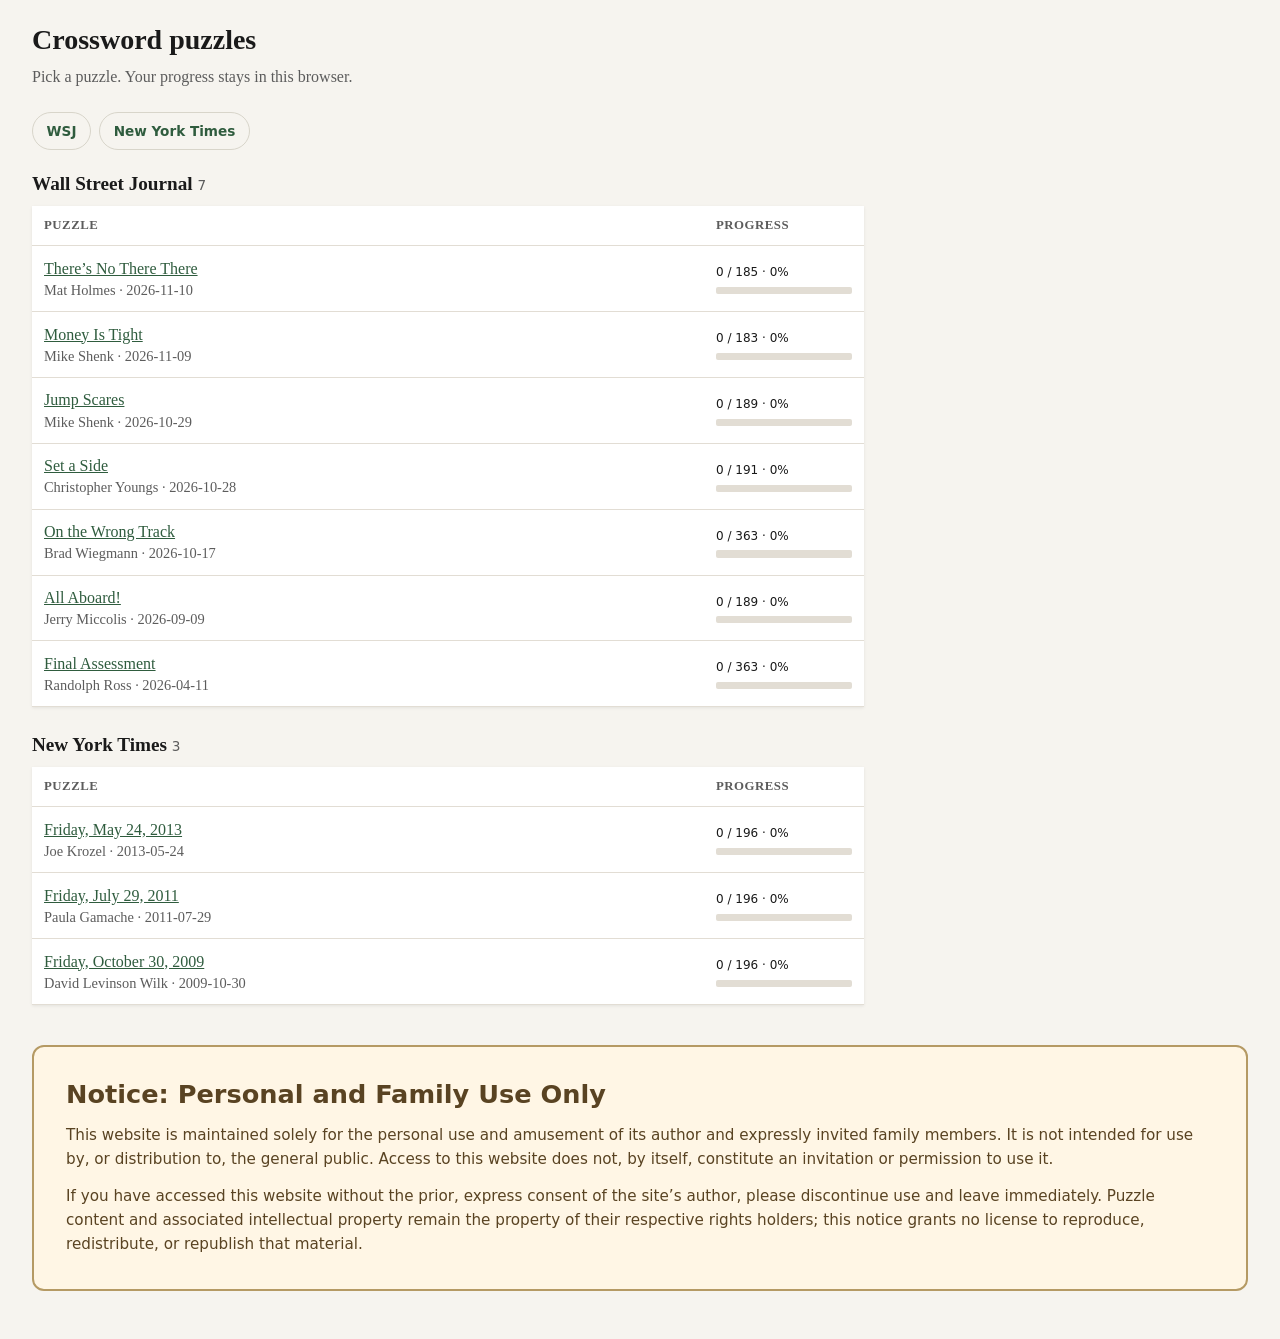
<file: web/index.html>
<!DOCTYPE html>
<html lang="en">
  <head>
    <meta charset="utf-8" />
    <meta name="viewport" content="width=device-width, initial-scale=1, viewport-fit=cover" />
    <title>Crossword puzzles</title>
    <link rel="stylesheet" href="styles.css?v=20261112-1" />
  </head>
  <body>
    <header class="index-header">
      <h1>Crossword puzzles</h1>
      <p>
        Pick a puzzle. Your progress stays in this browser.
      </p>
    </header>

    <nav class="library-nav" aria-label="Puzzle collections">
      <a href="#wsj">WSJ</a>
      <a href="#nyt">New York Times</a>
    </nav>
    <main class="puzzle-library">
      <div id="library-status" role="status"></div>
      <section id="wsj" aria-labelledby="wsj-heading">
        <h2 id="wsj-heading">Wall Street Journal <span id="wsj-count" class="collection-count"></span></h2>
        <table class="puzzle-table" aria-label="Wall Street Journal puzzles and progress">
          <thead><tr><th scope="col">Puzzle</th><th scope="col">Progress</th></tr></thead>
          <tbody id="wsj-rows"></tbody>
        </table>
      </section>
      <section id="nyt" aria-labelledby="nyt-heading">
        <h2 id="nyt-heading">New York Times <span id="nyt-count" class="collection-count"></span></h2>
        <table class="puzzle-table" aria-label="New York Times puzzles and progress">
          <thead><tr><th scope="col">Puzzle</th><th scope="col">Progress</th></tr></thead>
          <tbody id="nyt-rows"></tbody>
        </table>
      </section>
    </main>

    <footer class="private-use-notice" aria-labelledby="private-use-heading">
      <h2 id="private-use-heading">Notice: Personal and Family Use Only</h2>
      <p>
        This website is maintained solely for the personal use and amusement of
        its author and expressly invited family members. It is not intended for
        use by, or distribution to, the general public. Access to this website
        does not, by itself, constitute an invitation or permission to use it.
      </p>
      <p>
        If you have accessed this website without the prior, express consent of
        the site&rsquo;s author, please discontinue use and leave immediately.
        Puzzle content and associated intellectual property remain the property
        of their respective rights holders; this notice grants no license to
        reproduce, redistribute, or republish that material.
      </p>
    </footer>

    <script src="shared/progress.js?v=20261109-1"></script>
    <script>
      const status = document.getElementById("library-status");
      const collections = {
        WSJ: { tbody: document.getElementById("wsj-rows"), count: document.getElementById("wsj-count") },
        NYT: { tbody: document.getElementById("nyt-rows"), count: document.getElementById("nyt-count") },
      };

      function render(rows) {
        status.innerHTML = "";
        for (const [publication, collection] of Object.entries(collections)) {
          collection.tbody.innerHTML = "";
          const puzzles = rows.filter((p) => (p.publication || "WSJ") === publication)
            .sort((a, b) => (b.date || "").localeCompare(a.date || ""));
          collection.count.textContent = String(puzzles.length);
          for (const p of puzzles) {
            const st = window.CrosswordProgress.statsForPuzzle(p);
            const tr = document.createElement("tr");
            const progress = st.completed
              ? '<strong class="completed-badge">✓ Completed</strong>'
              : st.total > 0
                ? `<span class="progress-label">${st.filled} / ${st.total} · ${st.percent}%</span><div class="bar" aria-hidden="true"><span style="width:${st.percent}%"></span></div>`
                : "Not started";
            tr.innerHTML = `
              <td class="puzzle-info">
                <a href="${escapeHtml(p.href)}">${escapeHtml(p.title)}</a>
                <div class="meta">${escapeHtml(p.author || "")}${p.date ? " · " + escapeHtml(p.date) : ""}</div>
              </td>
              <td class="pct">${progress}</td>
            `;
            collection.tbody.appendChild(tr);
          }
        }
      }

      function escapeHtml(s) {
        return String(s)
          .replace(/&/g, "&amp;")
          .replace(/</g, "&lt;")
          .replace(/>/g, "&gt;")
          .replace(/"/g, "&quot;");
      }

      function validateManifest(data) {
        if (!data || !Array.isArray(data.puzzles)) {
          throw new Error("Manifest must contain a puzzles array.");
        }
        const ids = new Set();
        for (const puzzle of data.puzzles) {
          if (!puzzle || typeof puzzle.id !== "string" || !puzzle.id.trim() ||
              ids.has(puzzle.id) || typeof puzzle.title !== "string" || !puzzle.title.trim() ||
              typeof puzzle.href !== "string" ||
              !/^puzzles\/[a-z0-9-]+\.html$/.test(puzzle.href) ||
              !Number.isSafeInteger(puzzle.whiteCellCount) || puzzle.whiteCellCount <= 0 ||
              (puzzle.progressRevision !== undefined &&
                (!Number.isSafeInteger(puzzle.progressRevision) || puzzle.progressRevision <= 0)) ||
              (puzzle.author !== undefined && typeof puzzle.author !== "string") ||
              (puzzle.date !== undefined && typeof puzzle.date !== "string") ||
              (puzzle.publication !== undefined && !["WSJ", "NYT"].includes(puzzle.publication))) {
            throw new Error("Manifest contains an invalid or duplicate puzzle entry.");
          }
          ids.add(puzzle.id);
        }
        return data.puzzles;
      }

      let loadVersion = 0;
      async function load() {
        const version = ++loadVersion;
        try {
          const res = await fetch("manifest.json", { cache: "no-store" });
          if (!res.ok) throw new Error(`HTTP ${res.status}`);
          const rows = validateManifest(await res.json());
          if (version !== loadVersion) return;
          render(rows);
        } catch (err) {
          if (version !== loadVersion) return;
          status.innerHTML = "";
          const message = document.createElement("p");
          message.setAttribute("role", "alert");
          message.textContent = "Could not load the puzzle list. " + err.message;
          const retry = document.createElement("button");
          retry.type = "button";
          retry.textContent = "Retry";
          retry.addEventListener("click", load);
          status.append(message, retry);
        }
      }

      load();
      window.addEventListener("crossword-progress", () => load());
      window.addEventListener("storage", (ev) => {
        if (ev.key && ev.key.startsWith("crossword.v1.progress.")) load();
      });
    </script>
  </body>
</html>
</file>
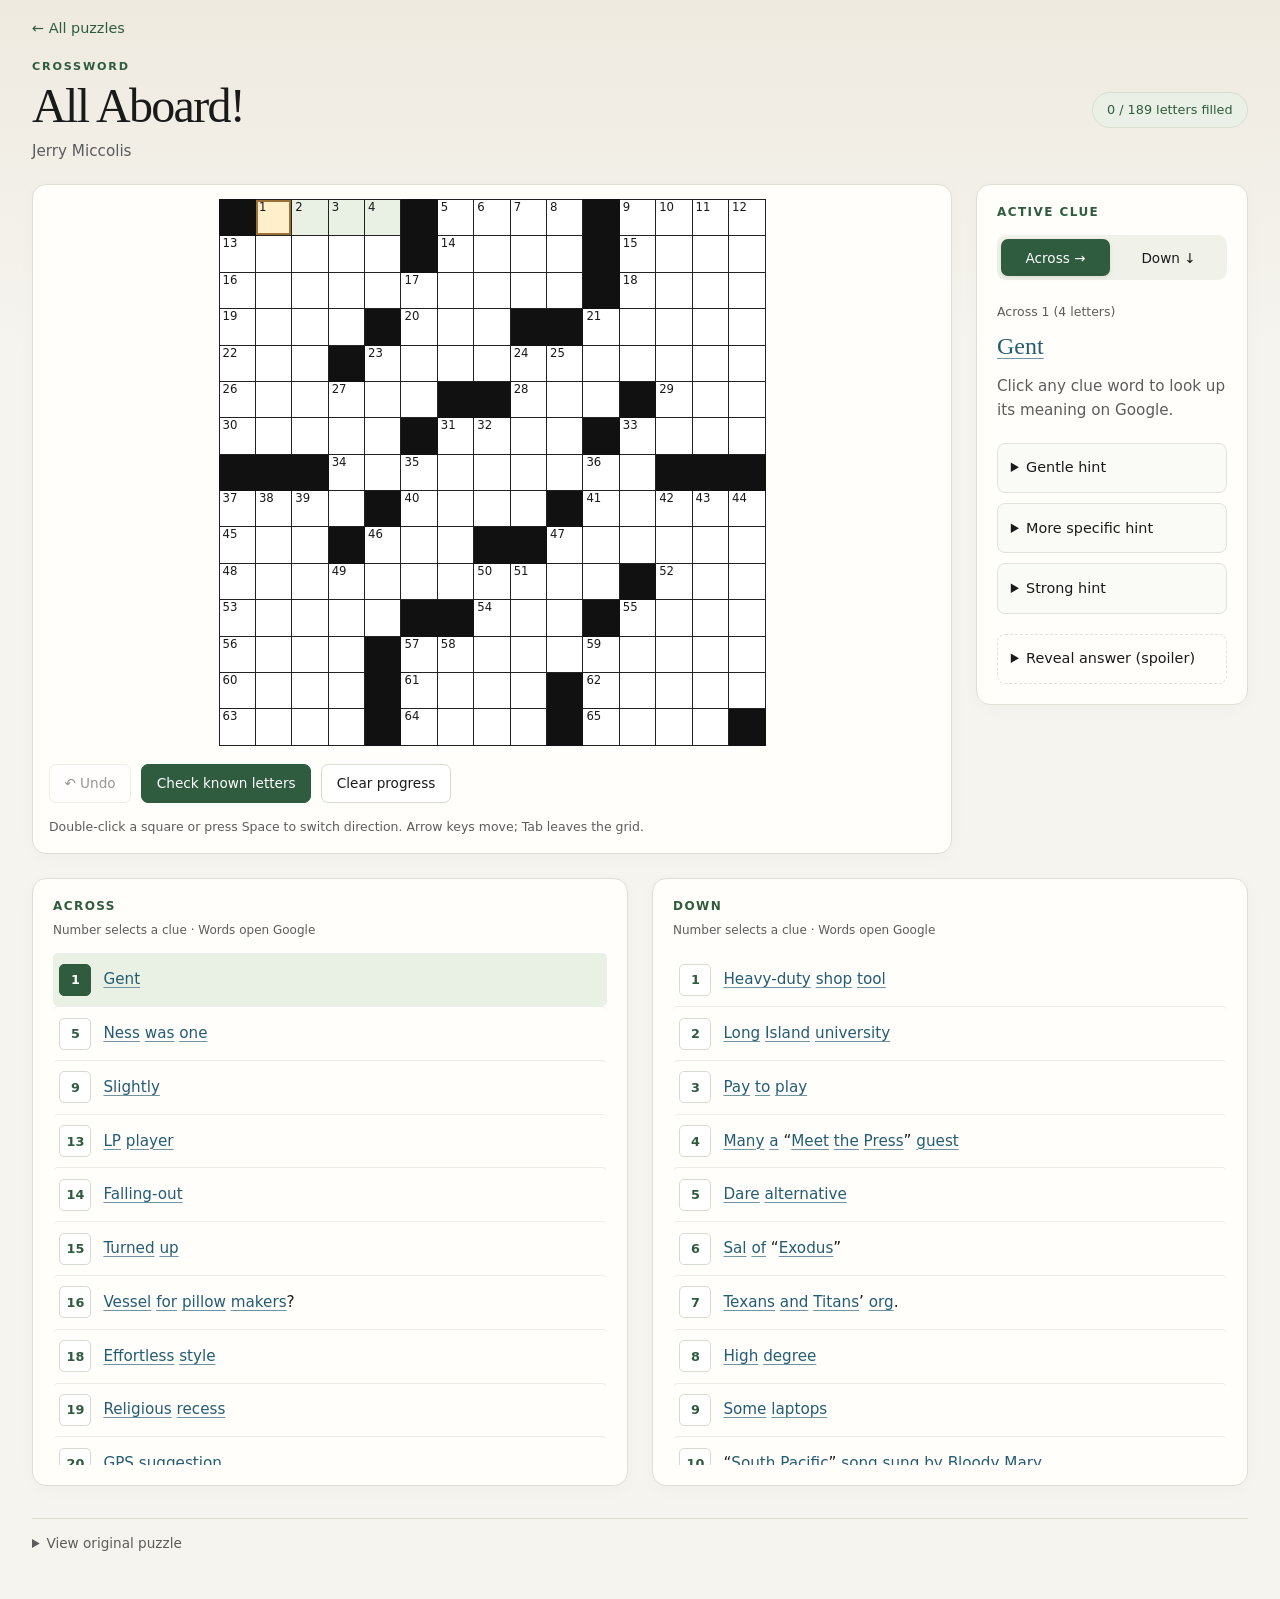
<file: web/puzzles/all-aboard-2026-09-09.html>
<!DOCTYPE html>
<html lang="en">
  <head>
    <meta charset="utf-8" />
    <meta name="viewport" content="width=device-width, initial-scale=1, viewport-fit=cover" />
    <title>All Aboard! — Crossword</title>
    <link rel="stylesheet" href="../styles.css?v=20261112-1" />
  </head>
  <body class="puzzle-page">
    <nav class="puzzle-nav" aria-label="Puzzle navigation"><a href="../index.html">← All puzzles</a></nav>
    <div id="app"></div>

    <script src="../shared/progress.js?v=20261112-1"></script>
    <script src="../shared/puzzle-app.js?v=20261112-1"></script>
    <script src="all-aboard-2026-09-09.data.js?v=20261112-1"></script>
    <script src="../shared/puzzle-shell.js?v=20261112-1"></script>
    <script>
      (function () {
        var el = document.getElementById("app");
        try {
          window.mountCrosswordPuzzle(el);
        } catch (err) {
          el.textContent = "";
          var p = document.createElement("p");
          p.textContent =
            "Could not load the puzzle (" + (err && err.message ? err.message : err) + "). Check the browser console.";
          el.appendChild(p);
        }
      })();
    </script>
  </body>
</html>
</file>
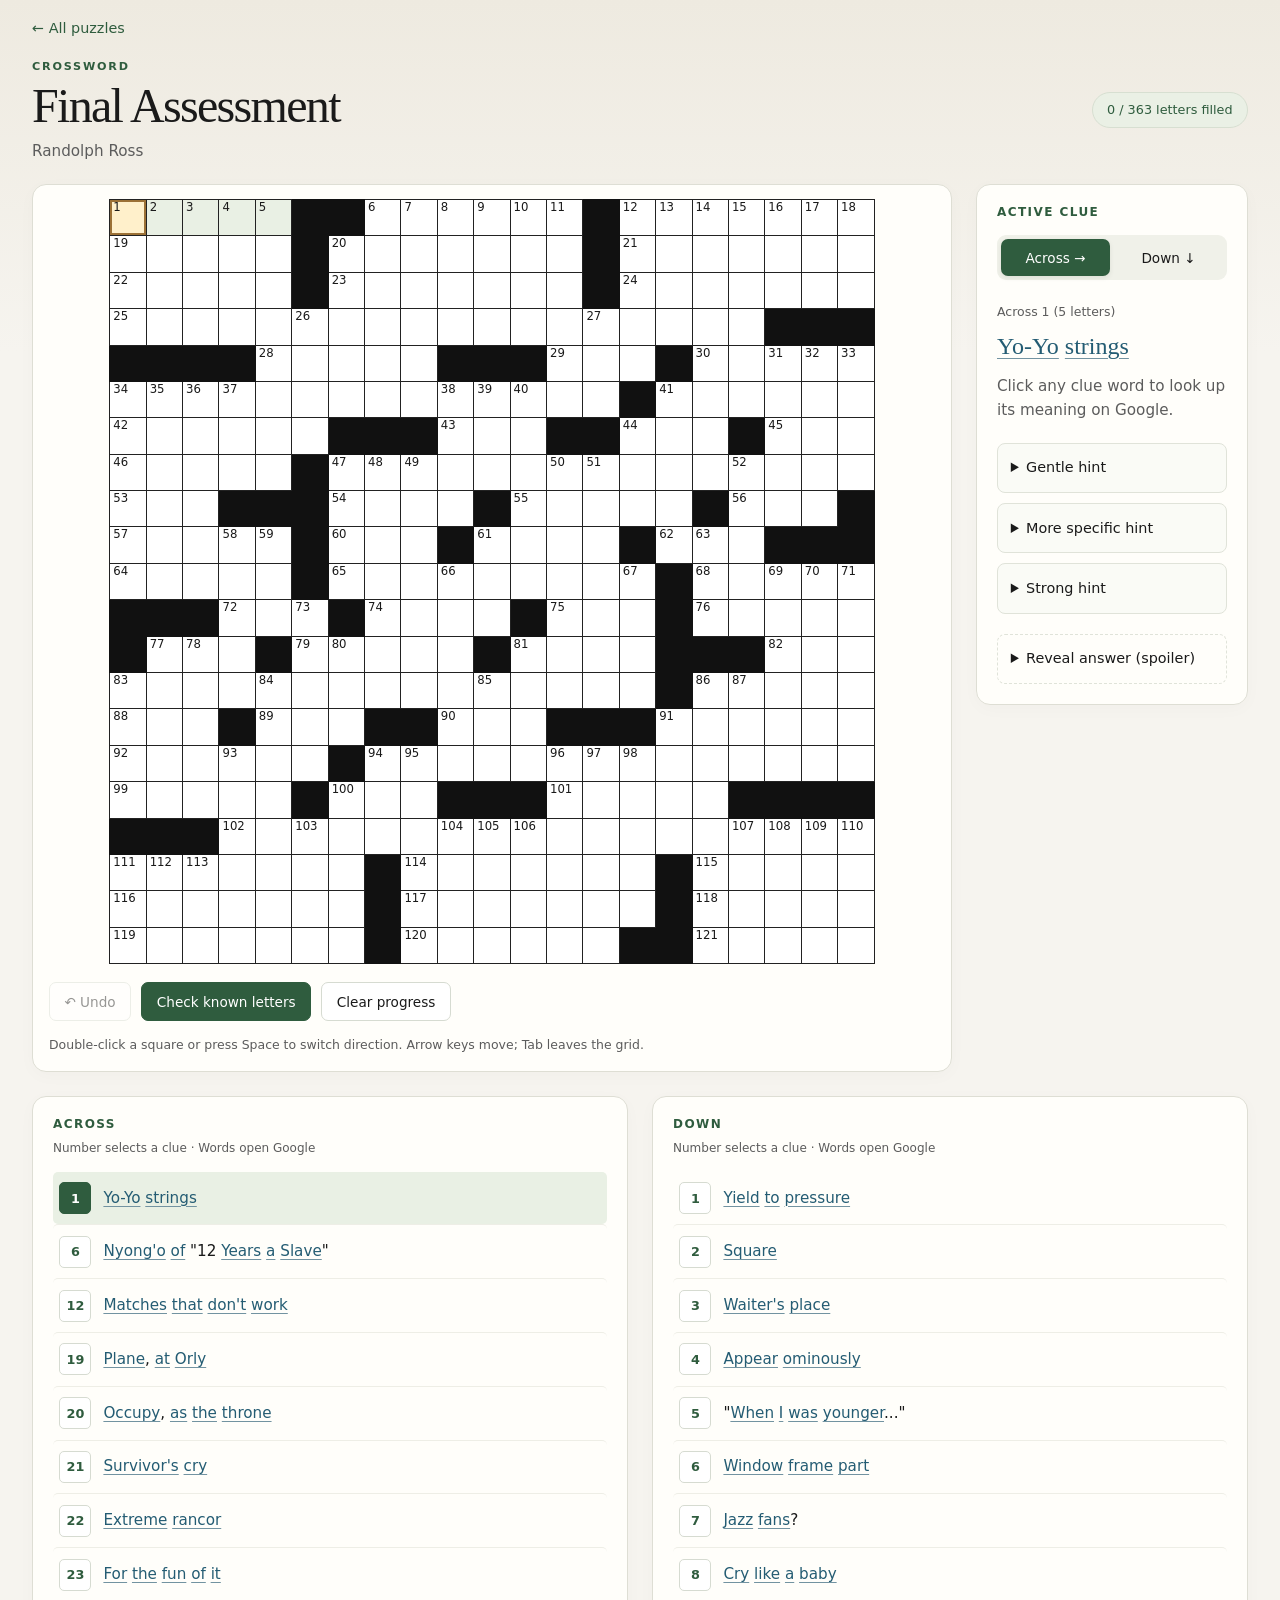
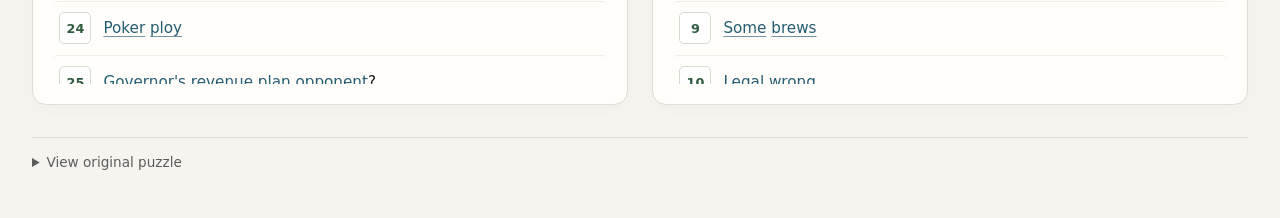
<file: web/puzzles/final-assessment-2026-04-12.html>
<!DOCTYPE html>
<html lang="en">
  <head>
    <meta charset="utf-8" />
    <meta name="viewport" content="width=device-width, initial-scale=1, viewport-fit=cover" />
    <title>Final Assessment — Crossword</title>
    <link rel="stylesheet" href="../styles.css?v=20261112-1" />
  </head>
  <body class="puzzle-page">
    <nav class="puzzle-nav" aria-label="Puzzle navigation"><a href="../index.html">← All puzzles</a></nav>
    <div id="app"></div>

    <script src="../shared/progress.js?v=20261112-1"></script>
    <script src="../shared/puzzle-app.js?v=20261112-1"></script>
    <script src="final-assessment-2026-04-12.data.js?v=20261112-1"></script>
    <script src="../shared/puzzle-shell.js?v=20261112-1"></script>
    <script>
      (function () {
        var el = document.getElementById("app");
        try {
          window.mountCrosswordPuzzle(el);
        } catch (err) {
          el.textContent = "";
          var p = document.createElement("p");
          p.textContent =
            "Could not load the puzzle (" + (err && err.message ? err.message : err) + "). Check the browser console.";
          el.appendChild(p);
        }
      })();
    </script>
  </body>
</html>
</file>
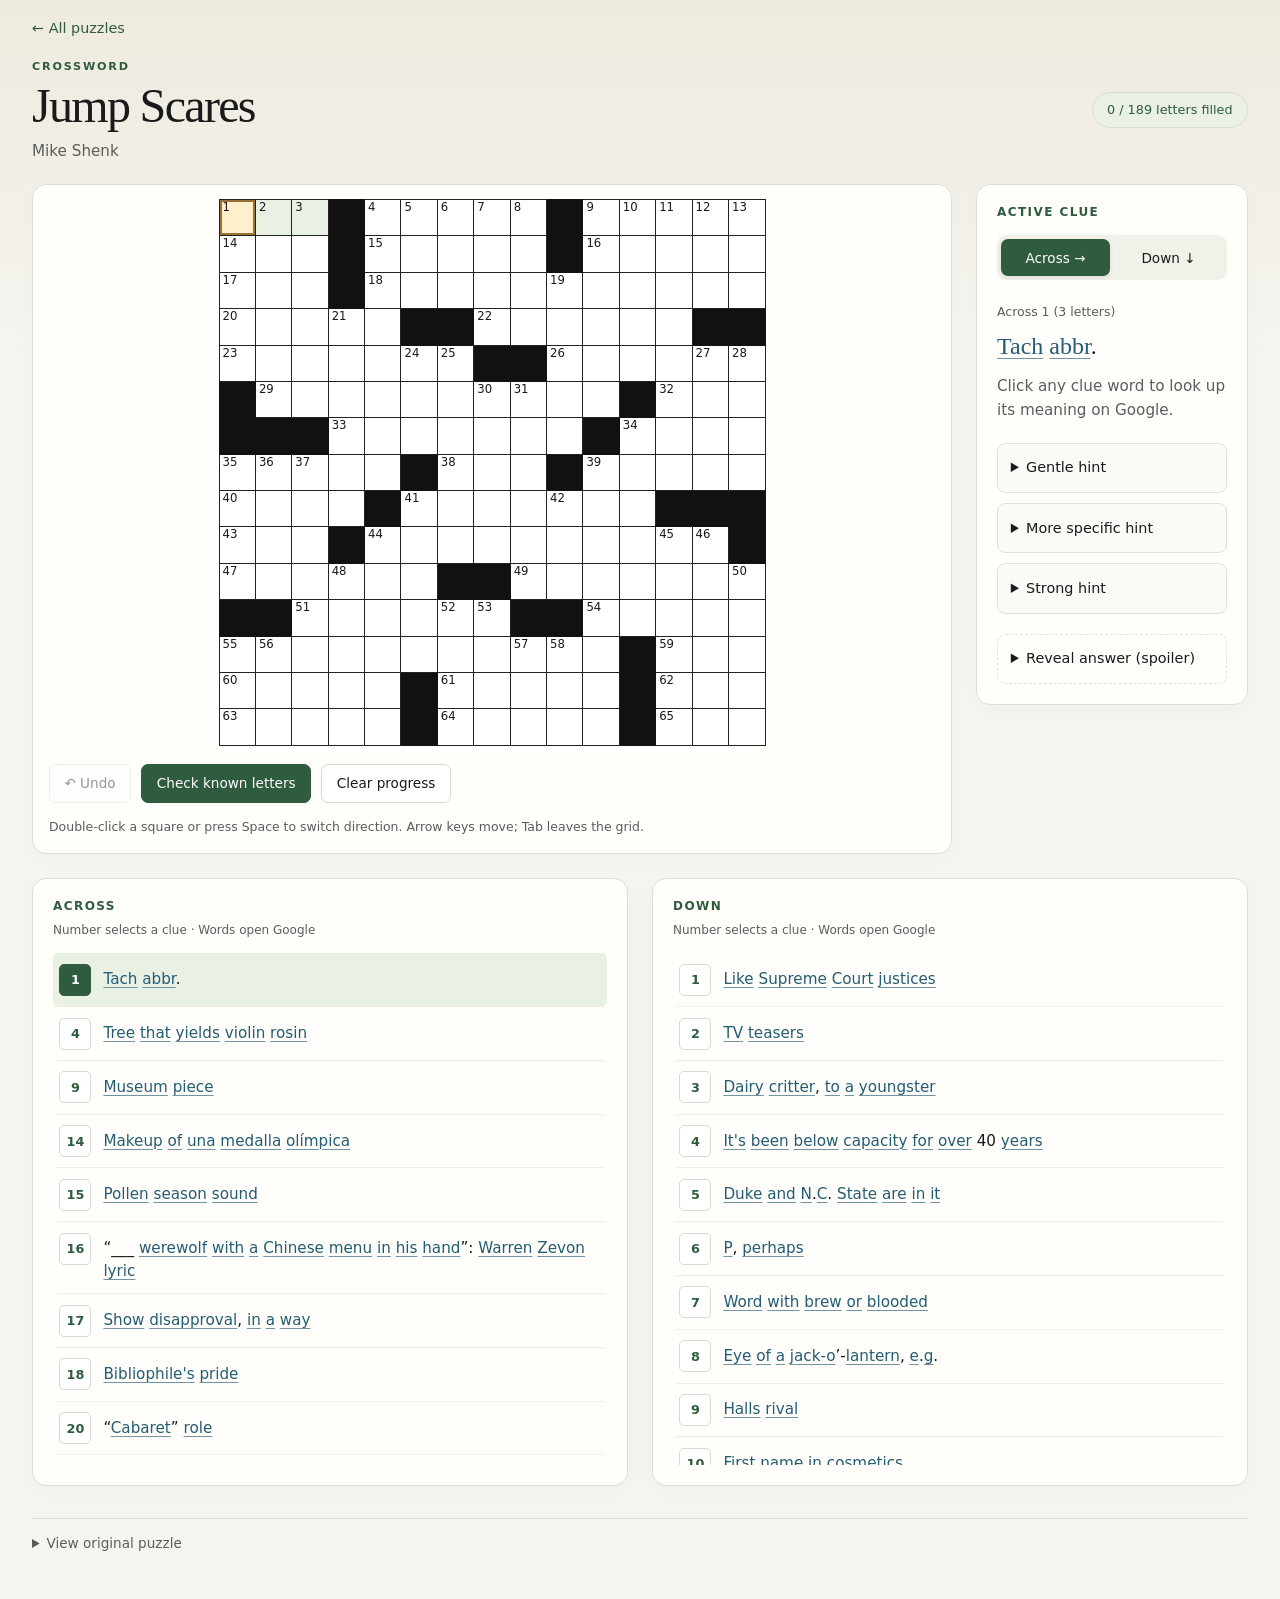
<file: web/puzzles/jump-scares-2026-10-29.html>
<!DOCTYPE html>
<html lang="en">
  <head>
    <meta charset="utf-8" />
    <meta name="viewport" content="width=device-width, initial-scale=1, viewport-fit=cover" />
    <title>Jump Scares — Crossword</title>
    <link rel="stylesheet" href="../styles.css?v=20261112-1" />
  </head>
  <body class="puzzle-page">
    <nav class="puzzle-nav" aria-label="Puzzle navigation"><a href="../index.html">← All puzzles</a></nav>
    <div id="app"></div>

    <script src="../shared/progress.js?v=20261112-1"></script>
    <script src="../shared/puzzle-app.js?v=20261112-1"></script>
    <script src="jump-scares-2026-10-29.data.js?v=20261112-1"></script>
    <script src="../shared/puzzle-shell.js?v=20261112-1"></script>
    <script>
      (function () {
        var el = document.getElementById("app");
        try {
          window.mountCrosswordPuzzle(el);
        } catch (err) {
          el.textContent = "";
          var p = document.createElement("p");
          p.textContent =
            "Could not load the puzzle (" + (err && err.message ? err.message : err) + "). Check the browser console.";
          el.appendChild(p);
        }
      })();
    </script>
  </body>
</html>
</file>
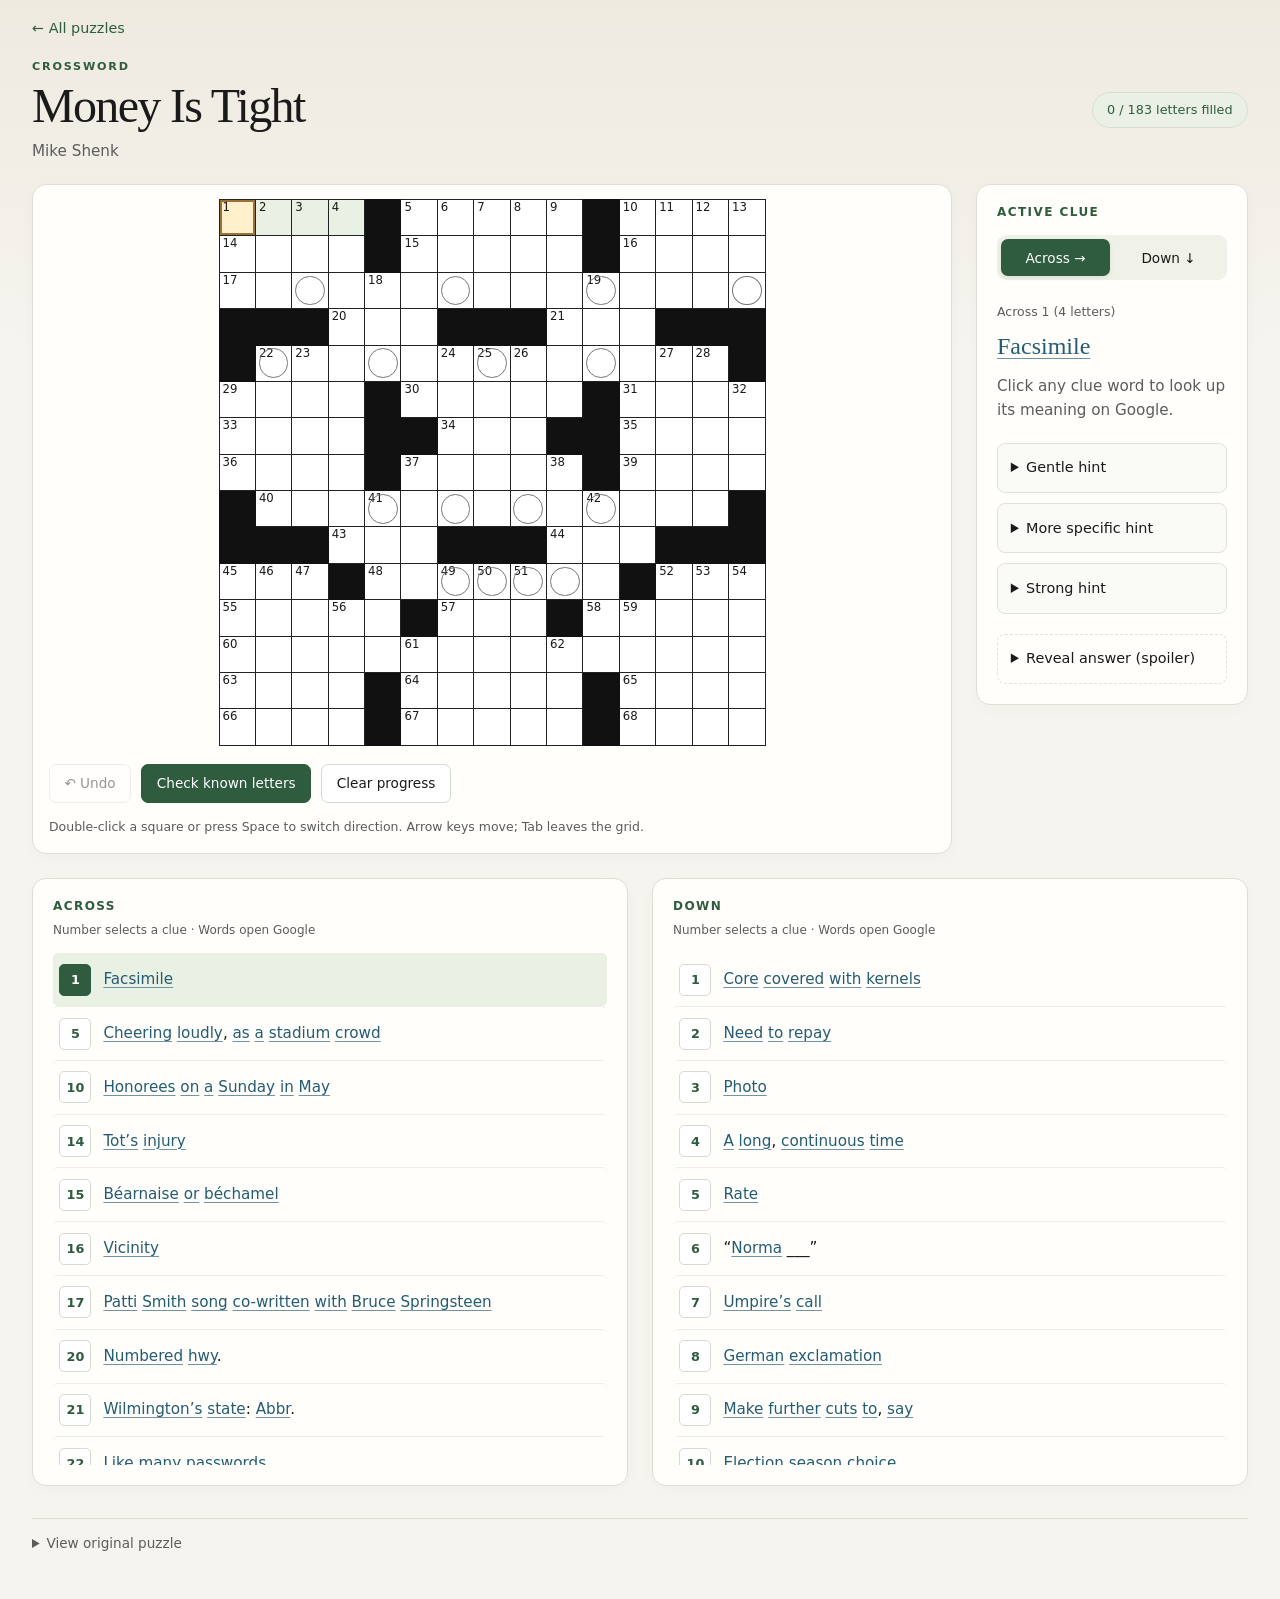
<file: web/puzzles/money-is-tight-2026-11-09.html>
<!DOCTYPE html>
<html lang="en">
  <head>
    <meta charset="utf-8" />
    <meta name="viewport" content="width=device-width, initial-scale=1, viewport-fit=cover" />
    <title>Money Is Tight — Crossword</title>
    <link rel="stylesheet" href="../styles.css?v=20261112-1" />
  </head>
  <body class="puzzle-page">
    <nav class="puzzle-nav" aria-label="Puzzle navigation"><a href="../index.html">← All puzzles</a></nav>
    <div id="app"></div>

    <script src="../shared/progress.js?v=20261112-1"></script>
    <script src="../shared/puzzle-app.js?v=20261112-1"></script>
    <script src="money-is-tight-2026-11-09.data.js?v=20261112-1"></script>
    <script src="../shared/puzzle-shell.js?v=20261112-1"></script>
    <script>
      (function () {
        var el = document.getElementById("app");
        try {
          window.mountCrosswordPuzzle(el);
        } catch (err) {
          el.textContent = "";
          var p = document.createElement("p");
          p.textContent =
            "Could not load the puzzle (" + (err && err.message ? err.message : err) + "). Check the browser console.";
          el.appendChild(p);
        }
      })();
    </script>
  </body>
</html>
</file>
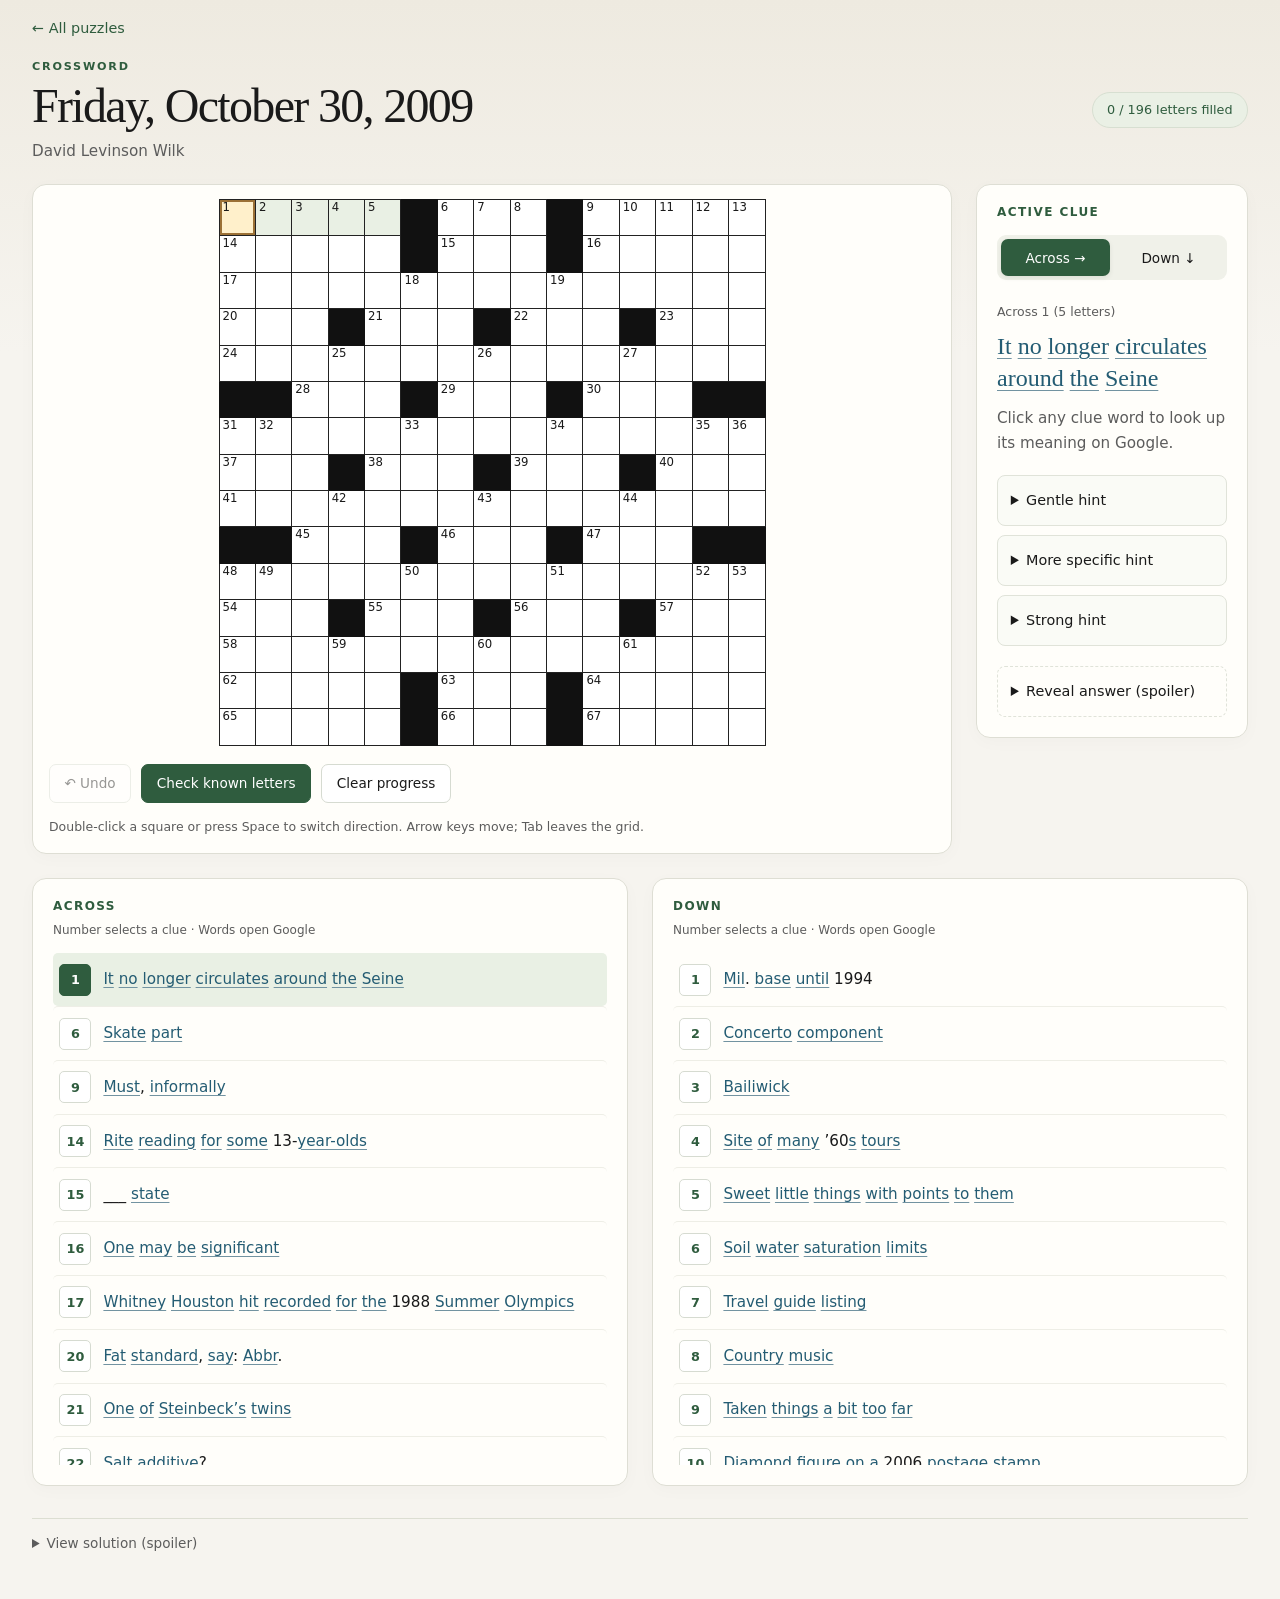
<file: web/puzzles/nyt-friday-2009-10-30.html>
<!DOCTYPE html>
<html lang="en">
  <head>
    <meta charset="utf-8" />
    <meta name="viewport" content="width=device-width, initial-scale=1, viewport-fit=cover" />
    <title>Friday, October 30, 2009 — Crossword</title>
    <link rel="stylesheet" href="../styles.css?v=20261112-1" />
  </head>
  <body class="puzzle-page">
    <nav class="puzzle-nav" aria-label="Puzzle navigation"><a href="../index.html">← All puzzles</a></nav>
    <div id="app"></div>

    <script src="../shared/progress.js?v=20261112-1"></script>
    <script src="../shared/puzzle-app.js?v=20261112-1"></script>
    <script src="nyt-friday-2009-10-30.data.js?v=20261112-1"></script>
    <script src="../shared/puzzle-shell.js?v=20261112-1"></script>
    <script>
      (function () {
        var el = document.getElementById("app");
        try {
          window.mountCrosswordPuzzle(el);
        } catch (err) {
          el.textContent = "";
          var p = document.createElement("p");
          p.textContent =
            "Could not load the puzzle (" + (err && err.message ? err.message : err) + "). Check the browser console.";
          el.appendChild(p);
        }
      })();
    </script>
  </body>
</html>
</file>
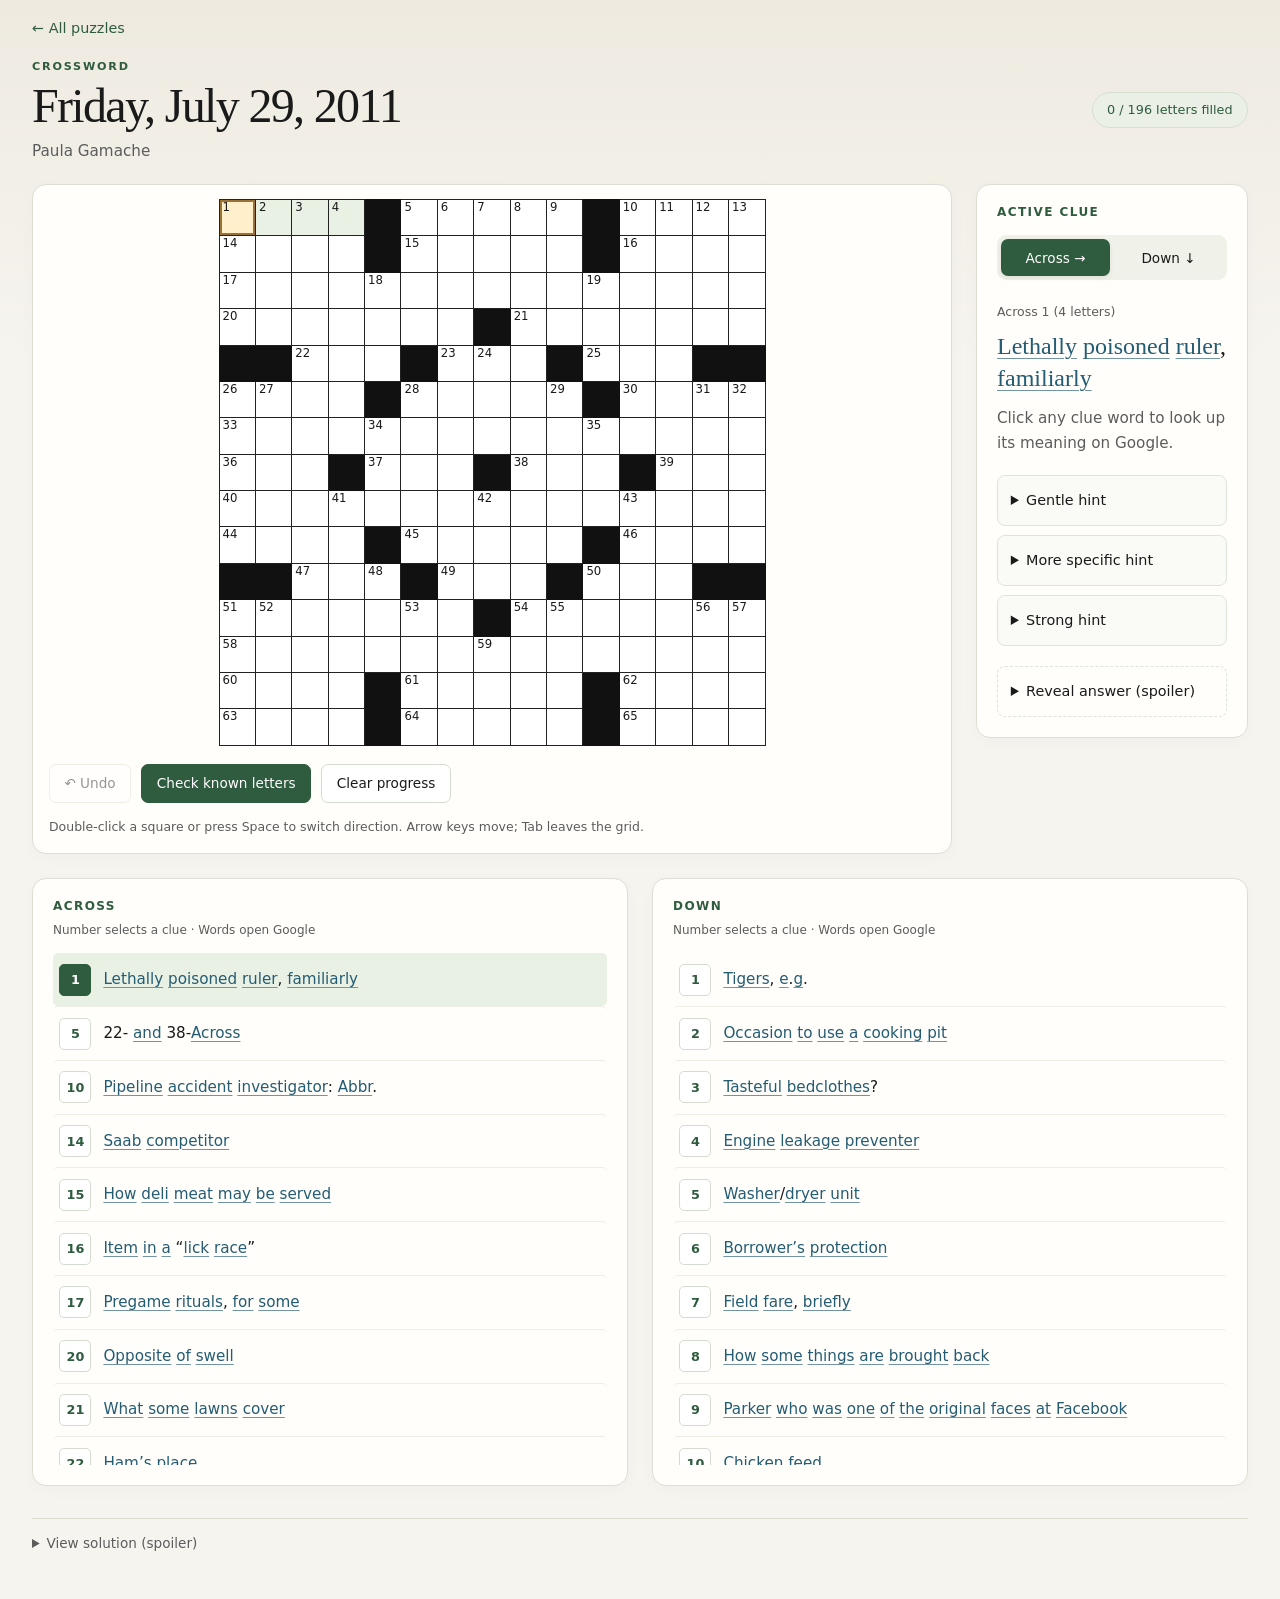
<file: web/puzzles/nyt-friday-2011-07-29.html>
<!DOCTYPE html>
<html lang="en">
  <head>
    <meta charset="utf-8" />
    <meta name="viewport" content="width=device-width, initial-scale=1, viewport-fit=cover" />
    <title>Friday, July 29, 2011 — Crossword</title>
    <link rel="stylesheet" href="../styles.css?v=20261112-1" />
  </head>
  <body class="puzzle-page">
    <nav class="puzzle-nav" aria-label="Puzzle navigation"><a href="../index.html">← All puzzles</a></nav>
    <div id="app"></div>

    <script src="../shared/progress.js?v=20261112-1"></script>
    <script src="../shared/puzzle-app.js?v=20261112-1"></script>
    <script src="nyt-friday-2011-07-29.data.js?v=20261112-1"></script>
    <script src="../shared/puzzle-shell.js?v=20261112-1"></script>
    <script>
      (function () {
        var el = document.getElementById("app");
        try {
          window.mountCrosswordPuzzle(el);
        } catch (err) {
          el.textContent = "";
          var p = document.createElement("p");
          p.textContent =
            "Could not load the puzzle (" + (err && err.message ? err.message : err) + "). Check the browser console.";
          el.appendChild(p);
        }
      })();
    </script>
  </body>
</html>
</file>
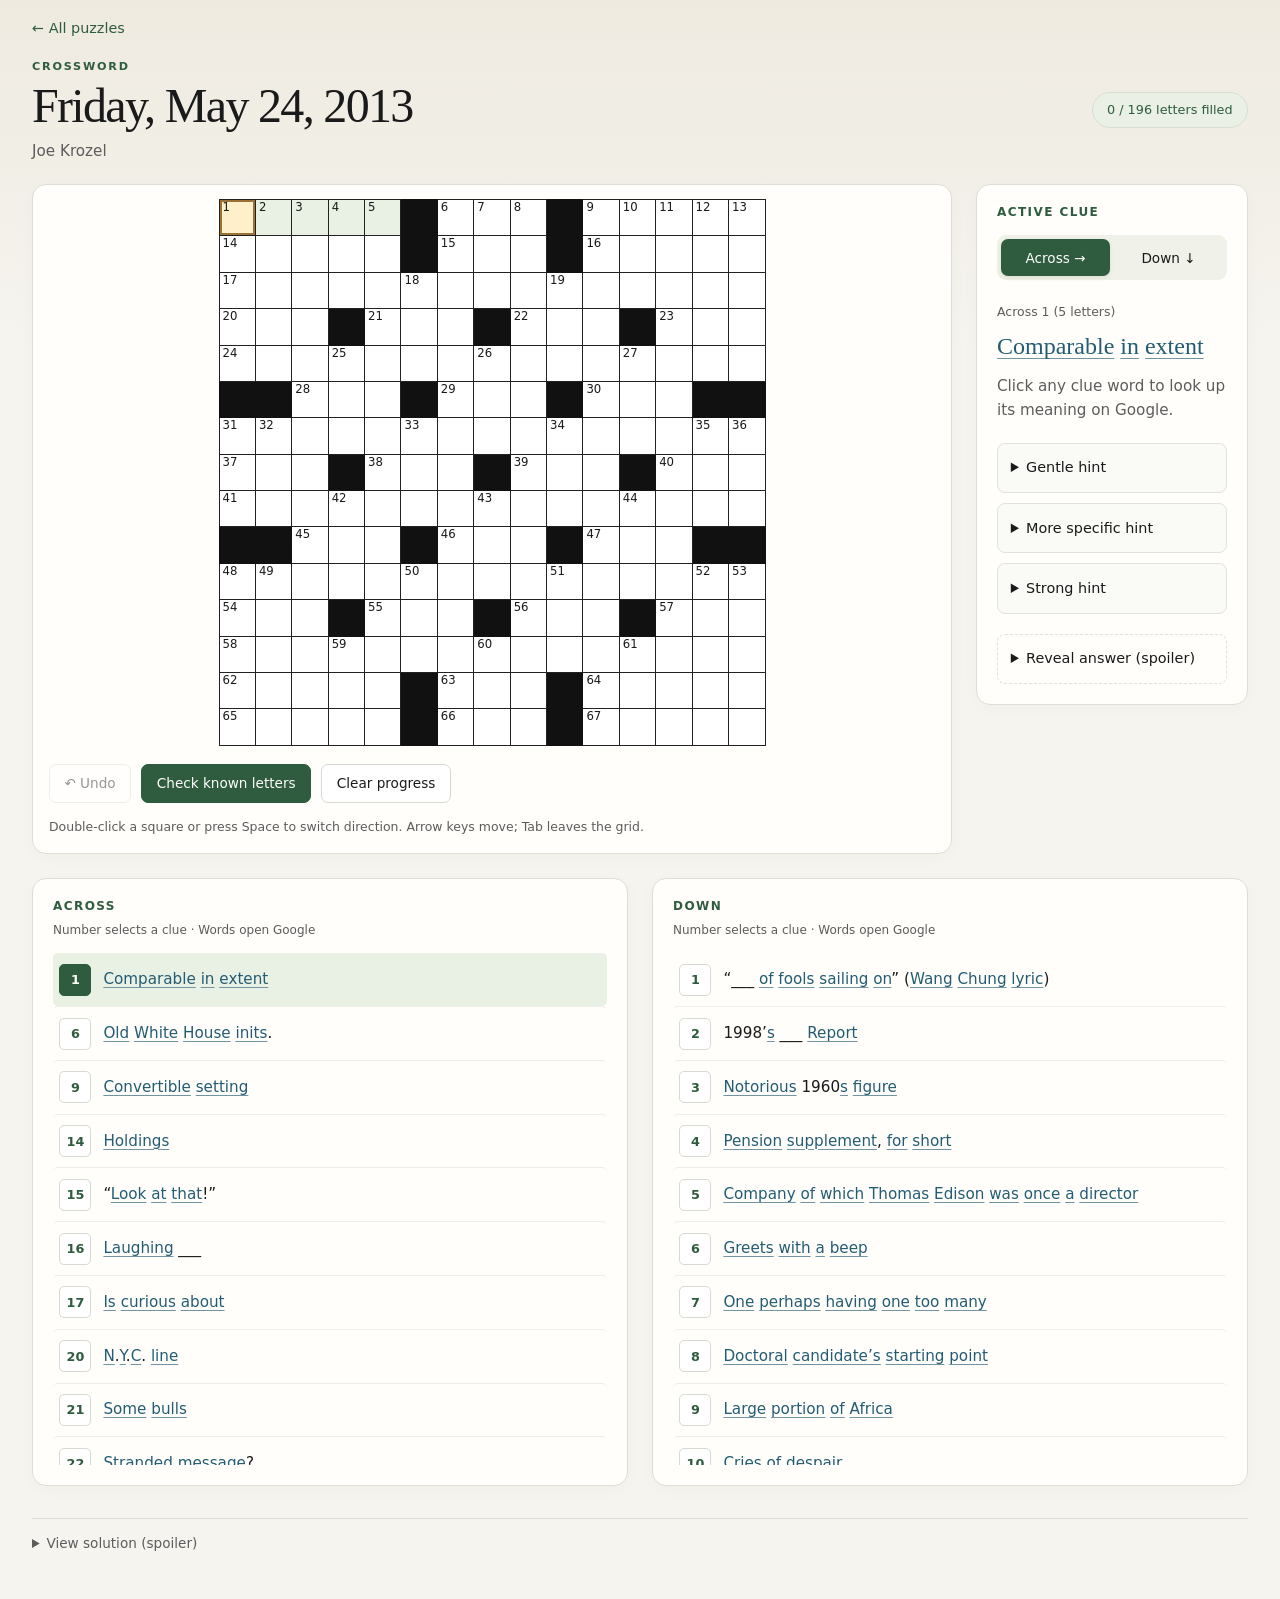
<file: web/puzzles/nyt-friday-2013-05-24.html>
<!DOCTYPE html>
<html lang="en">
  <head>
    <meta charset="utf-8" />
    <meta name="viewport" content="width=device-width, initial-scale=1, viewport-fit=cover" />
    <title>Friday, May 24, 2013 — Crossword</title>
    <link rel="stylesheet" href="../styles.css?v=20261112-1" />
  </head>
  <body class="puzzle-page">
    <nav class="puzzle-nav" aria-label="Puzzle navigation"><a href="../index.html">← All puzzles</a></nav>
    <div id="app"></div>

    <script src="../shared/progress.js?v=20261112-1"></script>
    <script src="../shared/puzzle-app.js?v=20261112-1"></script>
    <script src="nyt-friday-2013-05-24.data.js?v=20261112-1"></script>
    <script src="../shared/puzzle-shell.js?v=20261112-1"></script>
    <script>
      (function () {
        var el = document.getElementById("app");
        try {
          window.mountCrosswordPuzzle(el);
        } catch (err) {
          el.textContent = "";
          var p = document.createElement("p");
          p.textContent =
            "Could not load the puzzle (" + (err && err.message ? err.message : err) + "). Check the browser console.";
          el.appendChild(p);
        }
      })();
    </script>
  </body>
</html>
</file>
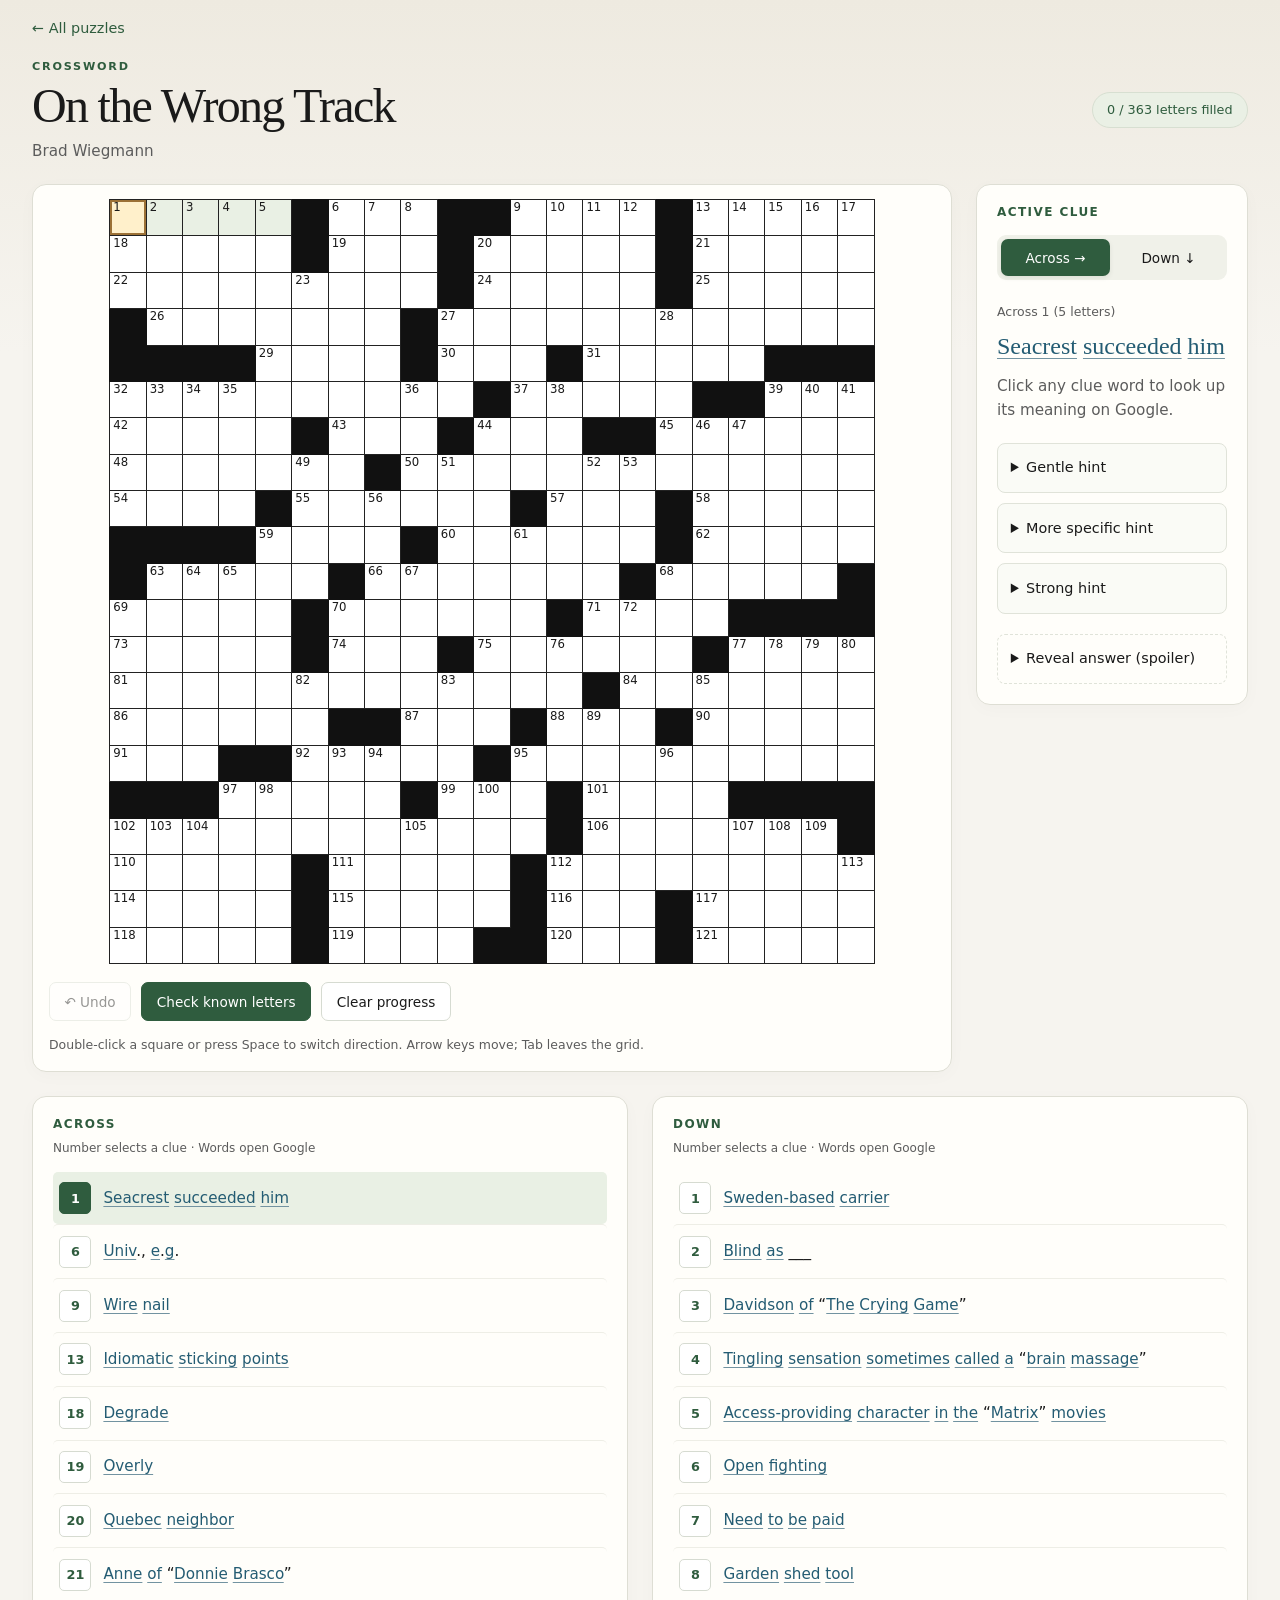
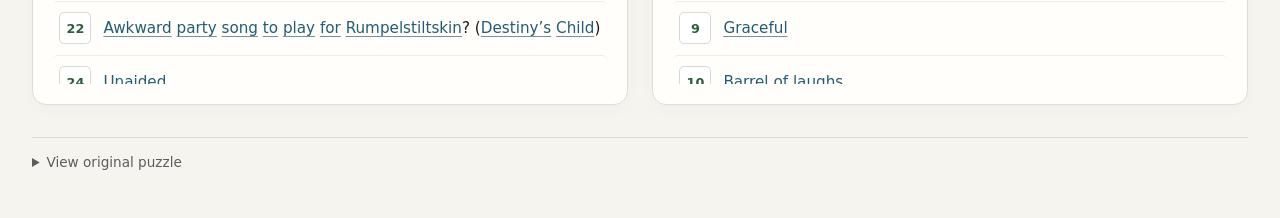
<file: web/puzzles/on-the-wrong-track-2026-10-17.html>
<!DOCTYPE html>
<html lang="en">
  <head>
    <meta charset="utf-8" />
    <meta name="viewport" content="width=device-width, initial-scale=1, viewport-fit=cover" />
    <title>On the Wrong Track — Crossword</title>
    <link rel="stylesheet" href="../styles.css?v=20261112-1" />
  </head>
  <body class="puzzle-page">
    <nav class="puzzle-nav" aria-label="Puzzle navigation"><a href="../index.html">← All puzzles</a></nav>
    <div id="app"></div>

    <script src="../shared/progress.js?v=20261112-1"></script>
    <script src="../shared/puzzle-app.js?v=20261112-1"></script>
    <script src="on-the-wrong-track-2026-10-17.data.js?v=20261112-1"></script>
    <script src="../shared/puzzle-shell.js?v=20261112-1"></script>
    <script>
      (function () {
        var el = document.getElementById("app");
        try {
          window.mountCrosswordPuzzle(el);
        } catch (err) {
          el.textContent = "";
          var p = document.createElement("p");
          p.textContent =
            "Could not load the puzzle (" + (err && err.message ? err.message : err) + "). Check the browser console.";
          el.appendChild(p);
        }
      })();
    </script>
  </body>
</html>
</file>
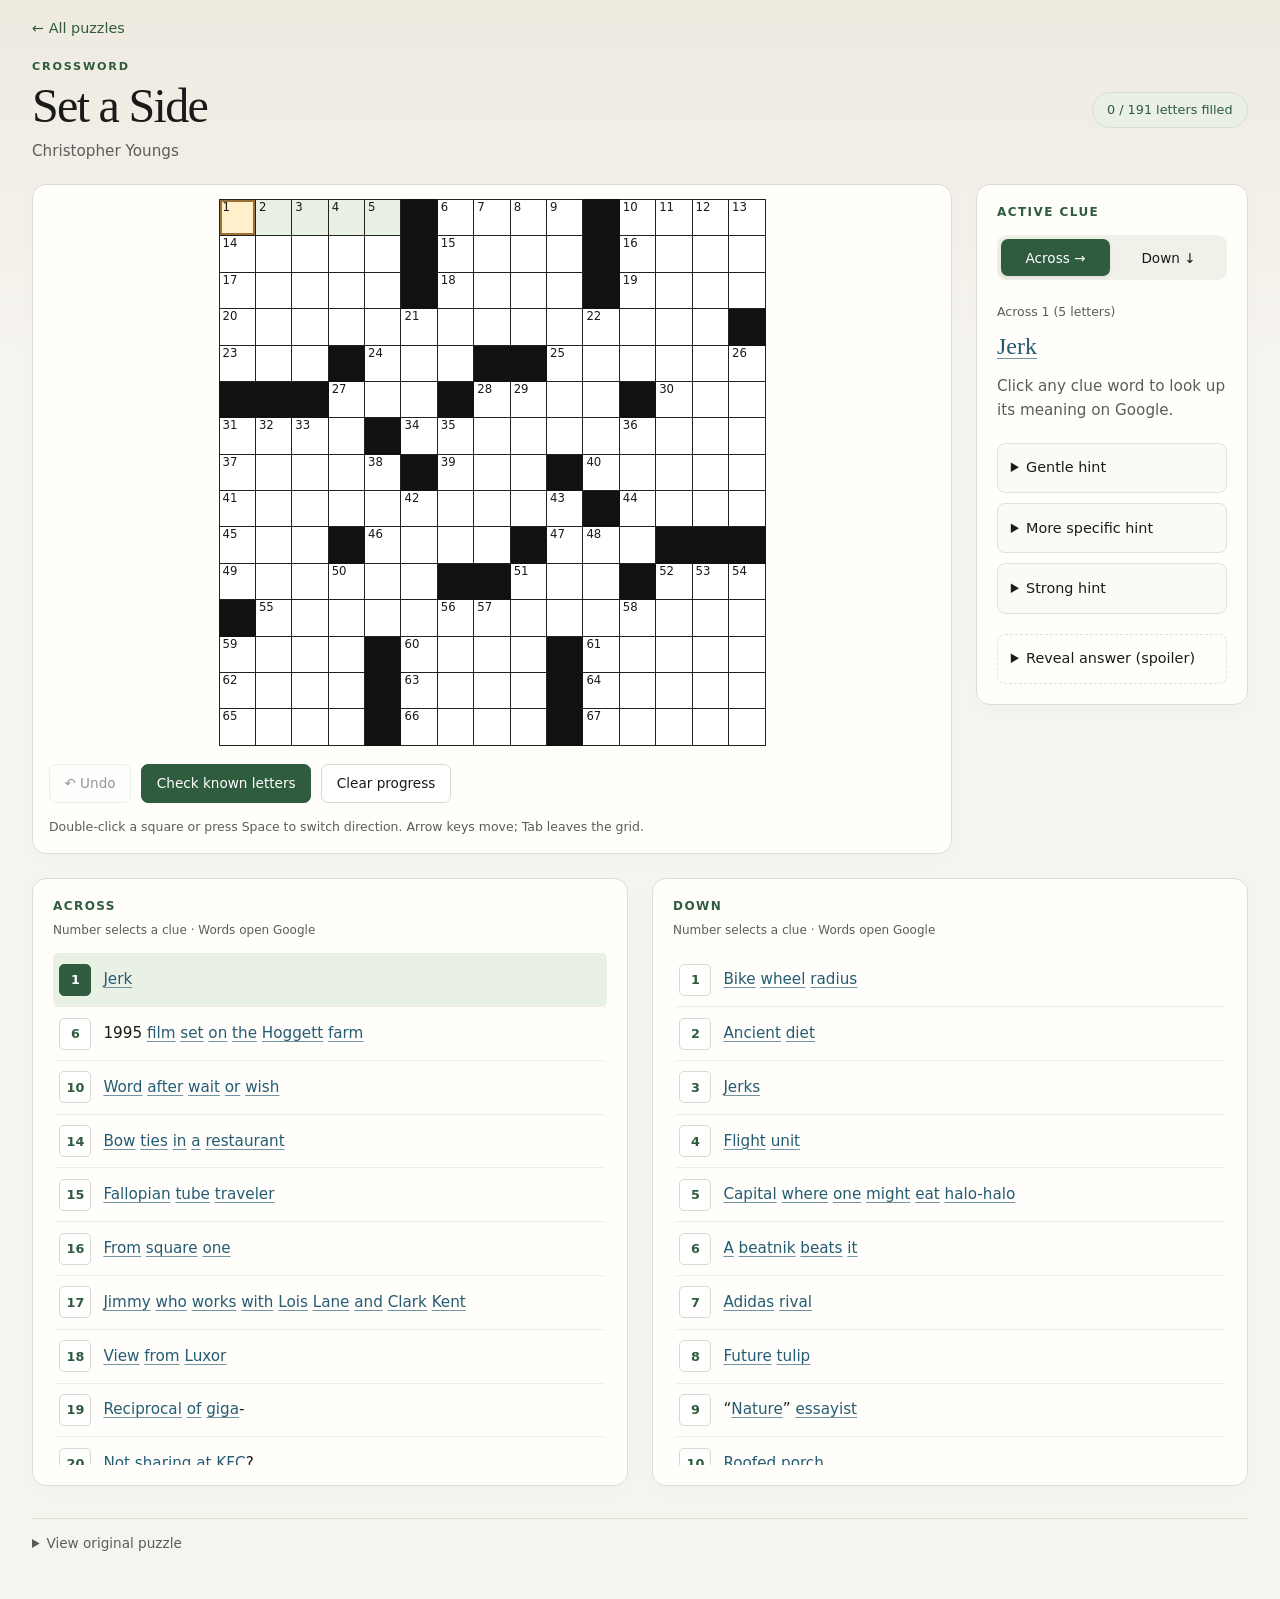
<file: web/puzzles/set-aside-2026-10-28.html>
<!DOCTYPE html>
<html lang="en">
  <head>
    <meta charset="utf-8" />
    <meta name="viewport" content="width=device-width, initial-scale=1, viewport-fit=cover" />
    <title>Set a Side — Crossword</title>
    <link rel="stylesheet" href="../styles.css?v=20261112-1" />
  </head>
  <body class="puzzle-page">
    <nav class="puzzle-nav" aria-label="Puzzle navigation"><a href="../index.html">← All puzzles</a></nav>
    <div id="app"></div>

    <script src="../shared/progress.js?v=20261112-1"></script>
    <script src="../shared/puzzle-app.js?v=20261112-1"></script>
    <script src="set-aside-2026-10-28.data.js?v=20261112-1"></script>
    <script src="../shared/puzzle-shell.js?v=20261112-1"></script>
    <script>
      (function () {
        var el = document.getElementById("app");
        try {
          window.mountCrosswordPuzzle(el);
        } catch (err) {
          el.textContent = "";
          var p = document.createElement("p");
          p.textContent =
            "Could not load the puzzle (" + (err && err.message ? err.message : err) + "). Check the browser console.";
          el.appendChild(p);
        }
      })();
    </script>
  </body>
</html>
</file>
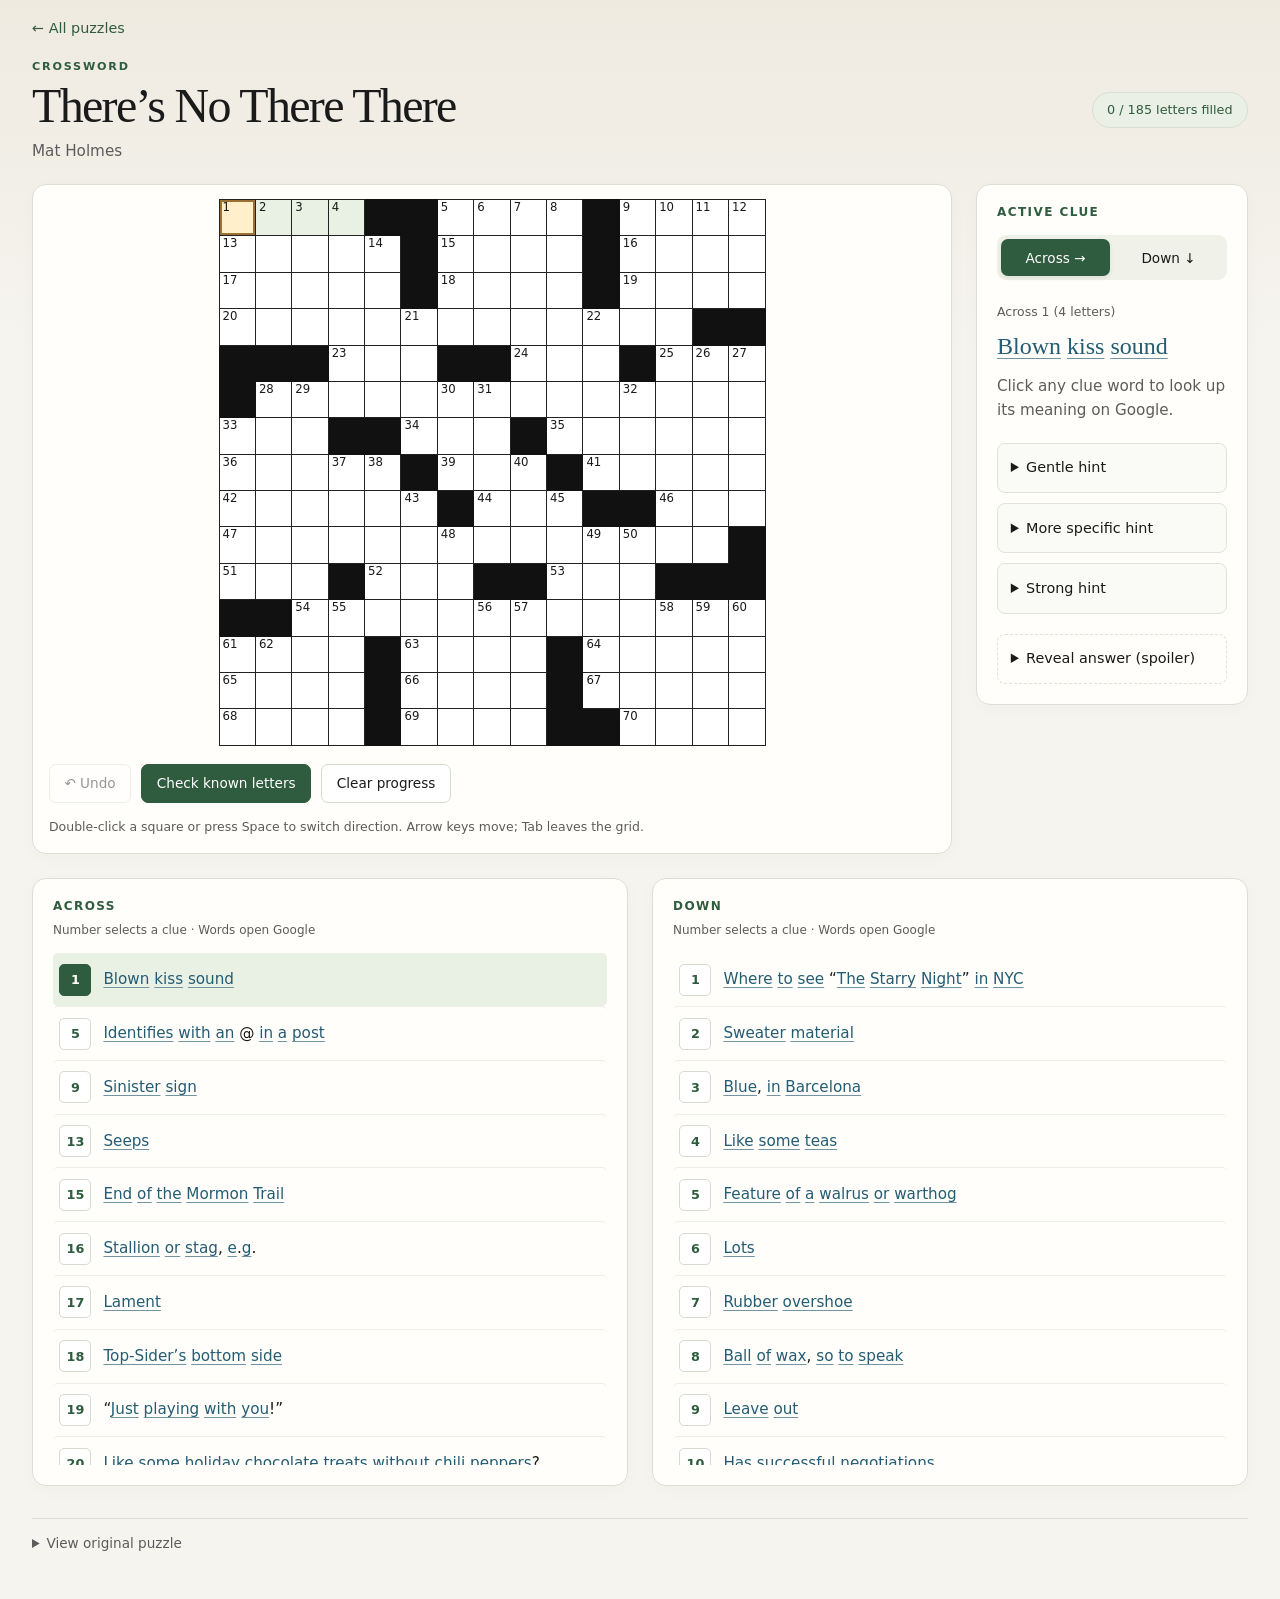
<file: web/puzzles/theres-no-there-there-2026-11-10.html>
<!DOCTYPE html>
<html lang="en">
  <head>
    <meta charset="utf-8" />
    <meta name="viewport" content="width=device-width, initial-scale=1, viewport-fit=cover" />
    <title>There’s No There There — Crossword</title>
    <link rel="stylesheet" href="../styles.css?v=20261112-1" />
  </head>
  <body class="puzzle-page">
    <nav class="puzzle-nav" aria-label="Puzzle navigation"><a href="../index.html">← All puzzles</a></nav>
    <div id="app"></div>

    <script src="../shared/progress.js?v=20261112-1"></script>
    <script src="../shared/puzzle-app.js?v=20261112-1"></script>
    <script src="theres-no-there-there-2026-11-10.data.js?v=20261112-1"></script>
    <script src="../shared/puzzle-shell.js?v=20261112-1"></script>
    <script>
      (function () {
        var el = document.getElementById("app");
        try {
          window.mountCrosswordPuzzle(el);
        } catch (err) {
          el.textContent = "";
          var p = document.createElement("p");
          p.textContent =
            "Could not load the puzzle (" + (err && err.message ? err.message : err) + "). Check the browser console.";
          el.appendChild(p);
        }
      })();
    </script>
  </body>
</html>
</file>
<file: web/styles.css>
:root {
  --bg: #f6f4ef;
  --ink: #1a1a1a;
  --muted: #5c5c5c;
  --accent: #2f5c3e;
  --grid-line: #222;
  --black: #111;
  --wrong: #b00020;
  --focus: #d4e8dc;
  font-family: "Georgia", "Times New Roman", serif;
  color: var(--ink);
  background: var(--bg);
  line-height: 1.45;
}

*,
*::before,
*::after {
  box-sizing: border-box;
}

body {
  margin: 0;
  padding: 1.25rem clamp(1rem, 4vw, 2rem) 3rem;
}

a {
  color: var(--accent);
}

.index-header h1 {
  margin: 0 0 0.25rem;
  font-size: 1.75rem;
}

.index-header p {
  margin: 0 0 1.5rem;
  color: var(--muted);
  max-width: 42rem;
}

.library-nav {
  display: flex;
  gap: 0.5rem;
  margin-block: 0 1.25rem;
}

.library-nav a {
  padding: 0.5rem 0.85rem;
  border: 1px solid #d8d5ca;
  border-radius: 999px;
  text-decoration: none;
  font: 600 0.85rem / 1.5 system-ui, sans-serif;
}

.puzzle-library {
  max-width: 52rem;
}

.puzzle-library section {
  margin-bottom: 1.5rem;
  scroll-margin-top: 1rem;
}

.puzzle-library h2 {
  margin: 0 0 0.5rem;
  font-size: 1.2rem;
}

.collection-count {
  color: var(--muted);
  font: 400 0.85rem system-ui, sans-serif;
}

.puzzle-library .pct {
  font: 400 0.75rem / 1.5 system-ui, sans-serif;
  vertical-align: middle;
}

.puzzle-table {
  width: 100%;
  max-width: 52rem;
  border-collapse: collapse;
  background: #fff;
  box-shadow: 0 1px 3px rgba(0, 0, 0, 0.08);
}

.puzzle-table th,
.puzzle-table td {
  padding: 0.65rem 0.75rem;
  text-align: left;
  border-bottom: 1px solid #e2ddd4;
  vertical-align: top;
}

.puzzle-table th {
  font-size: 0.8rem;
  text-transform: uppercase;
  letter-spacing: 0.04em;
  color: var(--muted);
}

.puzzle-table .num {
  font-variant-numeric: tabular-nums;
  width: 4rem;
}

.puzzle-table .pct {
  width: 10rem;
}

.puzzle-table .pct .bar {
  height: 0.45rem;
  background: #e2ddd4;
  border-radius: 2px;
  overflow: hidden;
  margin-top: 0.35rem;
}

.puzzle-table .pct .bar > span {
  display: block;
  height: 100%;
  background: var(--accent);
}

.puzzle-table .meta {
  color: var(--muted);
  font-size: 0.9rem;
}

.puzzle-page {
  background: linear-gradient(180deg, #eeeae0 0, var(--bg) 22rem);
}

.puzzle-nav,
.puzzle-shell {
  max-width: 78rem;
  margin-inline: auto;
}

.puzzle-nav {
  margin-block: 0 1.5rem;
  font: 0.9rem system-ui, sans-serif;
}

.puzzle-nav a {
  text-decoration: none;
}

.puzzle-nav a:hover {
  text-decoration: underline;
}

.puzzle-header {
  display: flex;
  align-items: center;
  justify-content: space-between;
  gap: 1rem;
  margin-bottom: 1.5rem;
}

.eyebrow {
  margin: 0 0 0.35rem;
  color: var(--accent);
  font: 600 0.7rem system-ui, sans-serif;
  letter-spacing: 0.16em;
  text-transform: uppercase;
}

.puzzle-header h1 {
  margin: 0;
  font-size: clamp(2rem, 4vw, 3rem);
  font-weight: 500;
  line-height: 1.12;
  letter-spacing: -0.035em;
}

.puzzle-header .byline {
  margin: 0.6rem 0 0;
  color: var(--muted);
  font: 0.95rem system-ui, sans-serif;
}

.puzzle-progress {
  flex-shrink: 0;
  margin: 0;
  padding: 0.6rem 0.9rem;
  border: 1px solid #d7dfd1;
  border-radius: 2rem;
  background: #eaf0e5;
  color: var(--accent);
  font: 500 0.8rem system-ui, sans-serif;
  font-variant-numeric: tabular-nums;
}

.puzzle-main {
  display: grid;
  grid-template-areas: "board" "hints" "clues";
  grid-template-columns: minmax(0, 1fr);
  align-items: start;
  gap: 1.5rem;
}

.grid-panel,
.hint-box,
.clues {
  min-width: 0;
  border: 1px solid #deded4;
  border-radius: 14px;
  background: #fffefa;
  box-shadow: 0 4px 18px #263b2c06;
}

.grid-panel {
  grid-area: board;
  padding: 0.75rem;
}

.grid-wrap {
  overflow: auto;
  padding: 2px;
  scrollbar-color: #b8c1b2 transparent;
}

.cross-grid {
  /* 28px × 1.3, with matching increases for letters and clue numbers. */
  --cell-size: 36.4px;
  border-collapse: collapse;
  table-layout: fixed;
  width: calc(var(--grid-columns) * var(--cell-size) + 1px);
  margin: 0 auto;
  user-select: none;
}

.cross-grid td {
  width: var(--cell-size);
  height: var(--cell-size);
  padding: 0;
  position: relative;
  border: 1px solid var(--grid-line);
}

.cross-grid td.black {
  background: var(--black);
  border-color: var(--black);
}

.cross-grid td.white {
  background: #fff;
}

.cross-grid td.circled::after {
  content: "";
  position: absolute;
  inset: 8%;
  border: 1px solid #777;
  border-radius: 50%;
  z-index: 2;
  pointer-events: none;
}

.cross-grid td.word-active {
  background: #e9f0e4;
}

.cross-grid .cell-num {
  position: absolute;
  z-index: 1;
  top: 2px;
  left: 3px;
  font: 500 var(--number-size, 11.7px) / 1 system-ui, sans-serif;
  color: var(--ink);
  pointer-events: none;
}

.cross-grid .cell-input {
  position: absolute;
  inset: 0;
  width: 100%;
  height: 100%;
  border: 0;
  border-radius: 0;
  padding: var(--letter-top, 12px) 2px 1px;
  text-align: center;
  font: 600 var(--letter-size, 19.5px) / 1 system-ui, sans-serif;
  color: var(--ink);
  text-transform: uppercase;
  background: transparent;
  touch-action: manipulation;
  caret-color: transparent;
}

.cross-grid .cell-input:focus {
  outline: 2px solid #9c7136;
  outline-offset: -2px;
  background: #fff0cb;
}

.cross-grid .cell-input.wrong {
  color: var(--wrong);
  background: #fdecea;
}

.toolbar {
  display: flex;
  flex-wrap: wrap;
  align-items: center;
  gap: 0.65rem;
  margin: 1rem 0.25rem 0.25rem;
}

.toolbar button,
.direction-switch button {
  border: 1px solid #d6dbd1;
  border-radius: 7px;
  padding: 0.65rem 0.9rem;
  background: #fff;
  color: var(--ink);
  font: 500 0.85rem system-ui, sans-serif;
  cursor: pointer;
}

.toolbar .primary-button {
  border-color: var(--accent);
  background: var(--accent);
  color: #fff;
}

.toolbar button:hover {
  filter: brightness(0.95);
}

button:focus-visible,
summary:focus-visible,
a:focus-visible {
  outline: 2px solid var(--accent);
  outline-offset: 3px;
}

.toolbar p {
  flex-basis: 100%;
  margin: 0.25rem 0 0;
  font: 0.78rem / 1.6 system-ui, sans-serif;
}

.save-status:empty {
  display: none;
}

.hint-box {
  grid-area: hints;
  padding: 1.25rem;
}

.hint-box h2,
.clues h2 {
  margin: 0 0 1rem;
  font: 600 0.75rem system-ui, sans-serif;
  letter-spacing: 0.12em;
  text-transform: uppercase;
  color: var(--accent);
}

.direction-switch {
  display: flex;
  gap: 0.25rem;
  padding: 0.25rem;
  margin-bottom: 1.5rem;
  border-radius: 9px;
  background: #f0f1e9;
}

.direction-switch button {
  flex: 1;
  border-color: transparent;
  background: transparent;
  padding: 0.6rem 0.4rem;
}

.direction-switch button[aria-pressed="true"] {
  color: #fff;
  background: var(--accent);
  box-shadow: 0 2px 5px #263b2c18;
}

.direction-switch button:disabled {
  opacity: 0.45;
  cursor: default;
}

#hint-basic h3 {
  margin: 0 0 0.65rem;
  color: var(--muted);
  font: 500 0.78rem system-ui, sans-serif;
}

.basic-clue {
  margin: 0 0 0.75rem;
  font-size: 1.5rem;
  line-height: 1.35;
}

.clue-word {
  color: #245c73;
  text-decoration-line: underline;
  text-decoration-style: solid;
  text-decoration-color: #7293a1;
  text-decoration-thickness: 1px;
  text-underline-offset: 0.18em;
}

.clue-word:hover {
  color: var(--accent);
  text-decoration-style: solid;
}

.lookup-help {
  margin: 0 0 1.25rem;
  font: 0.75rem / 1.6 system-ui, sans-serif;
}

.muted {
  color: var(--muted);
  font-size: 0.95rem;
}

.ext-hint {
  margin-top: 0.6rem;
  border: 1px solid #e0e3d9;
  border-radius: 8px;
  background: #fafbf6;
  font: 0.9rem / 1.6 system-ui, sans-serif;
}

.ext-hint summary {
  padding: 0.8rem;
  font-weight: 500;
  cursor: pointer;
}

.ext-hint[open] summary {
  color: var(--accent);
}

.ext-hint p {
  margin: 0;
  padding: 0 0.8rem 0.9rem;
}

.answer-reveal {
  margin-top: 1.25rem;
  border-style: dashed;
  background: transparent;
}

.answer-reveal p {
  font-weight: 600;
  letter-spacing: 0.06em;
  overflow-wrap: anywhere;
}

.answer-reveal .answer-explanation {
  color: var(--muted);
  font-weight: 400;
  letter-spacing: normal;
}

.clue-panels {
  grid-area: clues;
  display: grid;
  grid-template-columns: minmax(0, 1fr);
  gap: 1.5rem;
}

.clues {
  padding: 1.25rem;
}

.clue-list {
  list-style: none;
  padding: 0;
  margin: 0;
  max-height: 32rem;
  overflow: auto;
  scrollbar-color: #b8c1b2 transparent;
}

.clue-list li + li {
  border-top: 1px solid #eeeee6;
}

.clue-help {
  margin: -0.5rem 0 0.9rem;
  color: var(--muted);
  font: 0.75rem / 1.5 system-ui, sans-serif;
}

.clue-row {
  display: flex;
  gap: 0.75rem;
  align-items: baseline;
  border-radius: 5px;
  padding: 0.65rem 0.4rem;
  color: var(--ink);
  background: transparent;
  font: 0.95rem / 1.5 system-ui, sans-serif;
}

.clue-row:hover {
  background: #f3f4ec;
}

.clue-row.active {
  background: #e9f0e4;
}

.clue-btn {
  flex-shrink: 0;
  min-width: 2rem;
  min-height: 2rem;
  border: 1px solid #d6dbd1;
  border-radius: 5px;
  padding: 0.25rem;
  background: #fff;
  color: var(--accent);
  font: 600 0.8rem system-ui, sans-serif;
  font-variant-numeric: tabular-nums;
  cursor: pointer;
}

.clue-btn.active {
  border-color: var(--accent);
  background: var(--accent);
  color: #fff;
}

.clue-text {
  min-width: 0;
  overflow-wrap: anywhere;
}

.source-reference {
  margin-top: 2rem;
  border-top: 1px solid #dcded2;
  padding-top: 1rem;
  color: var(--muted);
  font: 0.85rem system-ui, sans-serif;
}

.source-reference > summary {
  width: fit-content;
  cursor: pointer;
}

.source-shot {
  max-width: 52rem;
  margin: 1rem 0 0;
}

.source-shot img {
  display: block;
  width: 100%;
  height: auto;
  border: 1px solid #deded4;
  border-radius: 8px;
}

.source-shot figcaption {
  margin-top: 0.75rem;
}

.grid-tools,
.cell-letter,
.puzzle-library-link,
.word-nav,
.hint-extras > summary,
.touch-keyboard {
  display: none;
}

.touch-keyboard[hidden] {
  display: none;
}

@media (min-width: 640px) {
  .clue-panels {
    grid-template-columns: repeat(2, minmax(0, 1fr));
  }
}

@media (min-width: 1160px) {
  .puzzle-main {
    grid-template-columns: minmax(0, 1fr) 17rem;
    grid-template-areas: "board hints" "clues clues";
  }

  .hint-box {
    position: sticky;
    top: 1.5rem;
    max-height: calc(100vh - 3rem);
    overflow: auto;
  }
}

@media (max-width: 639px) {
  .puzzle-header {
    flex-direction: column;
    align-items: flex-start;
  }

  .grid-panel {
    padding: 0.5rem;
  }
}

@media (max-width: 760px) and (pointer: coarse), (max-height: 520px) and (pointer: coarse) {
  body {
    padding: max(0.5rem, env(safe-area-inset-top)) max(0.5rem, env(safe-area-inset-right)) 1.5rem max(0.5rem, env(safe-area-inset-left));
    -webkit-text-size-adjust: 100%;
  }

  .puzzle-nav,
  .puzzle-header {
    display: none;
  }

  .clue-meta {
    display: flex;
    align-items: baseline;
    gap: 0.5rem;
    margin-bottom: 0.25rem;
  }

  #hint-basic .clue-meta h3 {
    flex: 1;
    margin: 0;
  }

  .clue-meta .puzzle-progress {
    max-width: none;
    margin: 0 0 0 auto;
    padding: 0;
    border: 0;
    background: transparent;
    font-size: 0.7rem;
    line-height: 1.2;
    text-align: right;
    white-space: nowrap;
  }

  .puzzle-library-link {
    display: inline-flex;
    align-items: center;
    min-height: 2rem;
    margin-top: 1rem;
    font: 0.85rem system-ui, sans-serif;
  }

  .puzzle-shell.touch-mode {
    padding-bottom: calc(14.5rem + env(safe-area-inset-bottom));
  }

  .puzzle-shell.keyboard-collapsed {
    padding-bottom: calc(4.5rem + env(safe-area-inset-bottom));
  }

  .puzzle-main {
    grid-template-areas: "hints" "board" "clues";
    grid-template-columns: minmax(0, 1fr);
    gap: 0.75rem;
  }

  .hint-box {
    position: sticky;
    top: 0;
    z-index: 5;
    max-height: 48vh;
    max-height: 48dvh;
    overflow: auto;
    padding: 0.5rem;
    border-radius: 10px;
    box-shadow: 0 3px 12px #263b2c16;
  }

  .hint-box > h2 {
    display: none;
  }

  .clue-navigation {
    display: flex;
    align-items: center;
    gap: 0.4rem;
    margin-bottom: 0.25rem;
  }

  .clue-navigation .direction-switch {
    flex: 1;
    margin: 0;
    padding: 0.075rem;
  }

  .direction-switch button,
  .word-nav {
    min-height: 1.375rem;
    height: 1.375rem;
    padding: 0 0.4rem;
    line-height: 1;
  }

  .word-nav {
    display: block;
    flex-shrink: 0;
    width: 2.75rem;
    padding: 0;
    border: 1px solid #d6dbd1;
    border-radius: 8px;
    background: #fff;
    color: var(--accent);
    font-size: 1.25rem;
    cursor: pointer;
  }

  #hint-basic h3 {
    margin-bottom: 0.25rem;
    font-size: 0.7rem;
  }

  .basic-clue {
    margin-bottom: 0.6rem;
    font-size: 1.1rem;
    line-height: 1.35;
    overflow-wrap: anywhere;
  }

  .hint-extras > summary {
    display: list-item;
    min-height: 1.5rem;
    padding: 0.25rem 0.15rem 0.15rem;
    color: var(--accent);
    font: 600 0.8rem / 1.2 system-ui, sans-serif;
    cursor: pointer;
  }

  .hint-extras[open] > summary {
    margin-bottom: 0.35rem;
  }

  .hint-extras .lookup-help {
    margin-bottom: 0.4rem;
    line-height: 1.25;
  }

  .hint-extras .ext-hint {
    margin-top: 0.25rem;
    font-size: 0.875rem;
    line-height: 1.3;
  }

  .hint-extras .ext-hint summary {
    padding: 0.4rem 0.6rem;
  }

  .hint-extras .ext-hint p {
    padding: 0 0.6rem 0.5rem;
  }

  .hint-extras .answer-reveal {
    margin-top: 0.5rem;
  }

  .grid-panel {
    padding: 0;
    border: 0;
    background: transparent;
    box-shadow: none;
  }

  .grid-tools {
    display: grid;
    grid-template-columns: auto minmax(0, 1fr) minmax(0, 1fr);
    gap: 0.35rem;
    margin-bottom: 0.25rem;
  }

  .grid-tools button {
    min-height: 1.375rem;
    height: 1.375rem;
    border: 1px solid #d6dbd1;
    border-radius: 7px;
    padding: 0 0.35rem;
    background: #fffefa;
    color: var(--accent);
    font: 500 0.72rem / 1 system-ui, sans-serif;
    white-space: nowrap;
  }

  .cross-grid {
    --cell-size: min(36.4px, calc((100vw - max(0.5rem, env(safe-area-inset-left)) - max(0.5rem, env(safe-area-inset-right)) - 6px) / var(--grid-columns)));
    --letter-size: 16px;
    --display-letter-size: clamp(10px, calc(var(--cell-size) * 0.68), 22px);
    --number-size: clamp(7px, calc(var(--cell-size) * 0.28), 11.7px);
    --letter-top: clamp(3px, calc(var(--cell-size) * 0.2), 7px);
  }

  .cross-grid .cell-input {
    padding-inline: 0;
    padding-bottom: 0;
    color: transparent;
  }

  .cross-grid .cell-letter {
    display: flex;
    position: absolute;
    inset: 0;
    z-index: 2;
    align-items: center;
    justify-content: center;
    padding-top: calc(var(--cell-size) * 0.25);
    pointer-events: none;
    color: var(--ink);
    font: 600 var(--display-letter-size) / 1 system-ui, sans-serif;
  }

  .cross-grid .cell-input.wrong + .cell-letter {
    color: var(--wrong);
  }

  .cross-grid .cell-input.wrong {
    color: transparent;
  }

  .cross-grid .cell-num {
    z-index: 3;
    top: 1px;
    left: 1px;
  }

  .grid-wrap.zoomed {
    max-height: 24rem;
    max-height: min(52dvh, 24rem);
  }

  .grid-wrap.zoomed .cross-grid {
    --cell-size: 36.4px;
    --display-letter-size: 22px;
    --number-size: 11.7px;
    --letter-top: 10px;
  }

  .toolbar {
    margin: 0.4rem 0;
    gap: 0.35rem;
  }

  .toolbar button {
    flex: 1;
    min-height: 1.375rem;
    height: 1.375rem;
    padding: 0 0.4rem;
    font-size: 0.8rem;
    line-height: 1;
  }

  #grid-help {
    display: none;
  }

  .clue-panels {
    grid-template-columns: minmax(0, 1fr);
    gap: 0.5rem;
    scroll-margin-top: 12rem;
  }

  .clues {
    padding: 0.6rem;
    scroll-margin-top: 9rem;
  }

  .clues h2 {
    margin-bottom: 0.45rem;
  }

  .clue-help {
    margin: 0 0 0.4rem;
    font-size: 0.7rem;
    line-height: 1.2;
  }

  .clue-row {
    gap: 0.5rem;
    padding: 0.25rem 0.3rem;
    font-size: 0.875rem;
    line-height: 1.25;
  }

  .clue-list {
    max-height: 24rem;
  }

  .clue-btn {
    min-width: 2.25rem;
    min-height: 1.375rem;
    height: 1.375rem;
    padding: 0 0.2rem;
    font-size: 0.75rem;
    line-height: 1;
  }

  .clue-word {
    line-height: inherit;
  }

  .touch-keyboard {
    --keyboard-key-height: 2.75rem;
    display: block;
    position: fixed;
    z-index: 10;
    inset: auto 0 0;
    padding: 0.35rem max(0.35rem, env(safe-area-inset-right)) max(0.5rem, env(safe-area-inset-bottom)) max(0.35rem, env(safe-area-inset-left));
    border-top: 1px solid #c9d0c3;
    background: #e4e8df;
    box-shadow: 0 -3px 16px #263b2c12;
    touch-action: manipulation;
  }

  .keyboard-top {
    display: flex;
    align-items: center;
    justify-content: space-between;
    gap: 0.25rem;
    margin-bottom: 0.35rem;
    color: var(--accent);
    font: 500 0.7rem system-ui, sans-serif;
  }

  .keyboard-top button {
    min-height: var(--keyboard-key-height);
    height: var(--keyboard-key-height);
    min-width: 0;
    flex: 1;
    border: 1px solid #c8cec2;
    border-bottom-width: 2px;
    border-radius: 6px;
    padding: 0 0.25rem;
    background: #fff;
    color: var(--accent);
    font: 600 0.75rem system-ui, sans-serif;
    white-space: nowrap;
    cursor: pointer;
    touch-action: manipulation;
  }

  .keyboard-navigation {
    display: flex;
    gap: 0.25rem;
    flex-shrink: 0;
  }

  .keyboard-top .keyboard-nav {
    width: 4.5rem;
    flex: none;
    padding: 0;
    border-color: #344e84;
    background: #425f9a;
    color: #fff;
    font-size: 1.4rem;
    line-height: 1;
    text-decoration: none;
  }

  .keyboard-top .keyboard-direction {
    flex: 1;
    padding-inline: 0.125rem;
    font-size: 0.7rem;
    background: #eef0fb;
    border-color: #c4cbe3;
    color: #394b81;
  }

  .keyboard-top .keyboard-check,
  .keyboard-top .keyboard-clear {
    flex: none;
    width: 2rem;
    padding: 0;
    font-size: 1.1rem;
  }

  .keyboard-clear svg {
    display: block;
    margin: auto;
  }

  .keyboard-top .keyboard-check {
    background: #dcebd4;
    border-color: #b3c8a7;
    color: #28552c;
  }

  .keyboard-top .keyboard-clear {
    background: #fbebe5;
    border-color: #e0c1b5;
    color: #963f2b;
  }

  .keyboard-top .keyboard-toggle {
    flex: none;
    width: 1.75rem;
    background: transparent;
    font-size: 1.15rem;
  }

  .keyboard-top button:active {
    filter: brightness(0.93);
  }

  .keyboard-top button:disabled {
    opacity: 0.5;
    cursor: default;
  }

  .keyboard-rows {
    display: grid;
    gap: 0.35rem;
  }

  .keyboard-row {
    display: flex;
    justify-content: center;
    gap: 0.25rem;
  }

  .keyboard-row:nth-child(2) {
    padding-inline: 4%;
  }

  .keyboard-key {
    flex: 1;
    min-width: 0;
    min-height: var(--keyboard-key-height);
    height: var(--keyboard-key-height);
    padding: 0;
    border: 1px solid #c8cec2;
    border-bottom-width: 2px;
    border-radius: 6px;
    background: #fff;
    color: var(--ink);
    font: 500 1.1rem system-ui, sans-serif;
    -webkit-user-select: none;
    user-select: none;
  }

  .keyboard-key:active {
    background: #cddac1;
  }

  .keyboard-action {
    flex: 1.6;
    background: #cad4c1;
    font-size: 0.75rem;
  }

  .keyboard-action[data-key="Backspace"] {
    font-size: 1.4rem;
  }

  .touch-keyboard.collapsed .keyboard-rows {
    display: none;
  }

  .puzzle-table,
  .puzzle-table tbody,
  .puzzle-table tr,
  .puzzle-table td {
    display: block;
    width: 100%;
    max-width: none;
  }

  .puzzle-table td.pct {
    width: 100%;
  }

  .puzzle-table {
    background: transparent;
    box-shadow: none;
  }

  .puzzle-table thead {
    display: none;
  }

  .puzzle-table tr {
    display: grid;
    grid-template-columns: minmax(0, 1fr) 6rem;
    gap: 0.6rem;
    align-items: center;
    margin-bottom: 0;
    border-bottom: 1px solid #deded4;
    padding: 0.65rem 0.5rem;
    background: #fffefa;
  }

  .puzzle-table td {
    border: 0;
    padding: 0;
  }

  .puzzle-table a {
    display: flex;
    align-items: center;
    min-height: 2.75rem;
    font-size: 1rem;
    line-height: 1.25;
  }

  .puzzle-table .meta {
    font: 400 0.7rem / 1.4 system-ui, sans-serif;
  }

  .puzzle-table td[data-label]::before {
    content: attr(data-label);
    display: block;
    margin-bottom: 0.25rem;
    color: var(--muted);
    font: 500 0.7rem system-ui, sans-serif;
  }
}

[hidden] {
  display: none !important;
}

.completion-message {
  margin-block: 0.6rem;
  padding: 0.65rem 0.8rem;
  border: 1px solid #d9cda6;
  border-radius: 10px;
  background: #fff8e6;
  color: #645023;
  font: 500 0.85rem / 1.4 system-ui, sans-serif;
}

.completion-message p {
  margin: 0 0 0.35rem;
}

.completion-message.solved {
  padding: 1rem;
  background: linear-gradient(135deg, #fff6dc, #edf7e5 55%, #edf1ff);
  color: #28552c;
  border: 2px solid #bdcc94;
  text-align: center;
  box-shadow: 0 4px 18px #59783a18;
}

.completion-decorations {
  display: flex;
  justify-content: center;
  gap: 0.3rem;
  padding-top: 0.5rem;
  margin-bottom: 0.35rem;
  font-size: clamp(1.8rem, 6vw, 2.5rem);
  line-height: 1.3;
}

.completion-title {
  display: block;
  margin-bottom: 0.45rem;
  font-size: 1.25rem;
  line-height: 1.25;
}

.completion-message[data-celebrate="true"] .completion-decorations span {
  animation: crossword-party 1s ease-in-out var(--party-delay, 0ms) 2 backwards;
}

.completion-decorations span:nth-child(2) { --party-delay: 80ms; }
.completion-decorations span:nth-child(3) { --party-delay: 160ms; }
.completion-decorations span:nth-child(4) { --party-delay: 240ms; }
.completion-decorations span:nth-child(5) { --party-delay: 320ms; }

@keyframes crossword-party {
  0%, 100% { transform: translateY(0) rotate(0); }
  35% { transform: translateY(-0.45rem) rotate(-12deg) scale(1.12); }
  65% { transform: translateY(-0.15rem) rotate(10deg); }
}

.completion-message[data-celebrate="true"] {
  animation: crossword-finish 650ms ease-out;
}

.completed-badge {
  display: block;
  margin-bottom: 0.3rem;
  color: #28552c;
  font: 600 0.8rem system-ui, sans-serif;
}

.clues-dialog {
  position: fixed;
  inset: auto 0 0;
  box-sizing: border-box;
  width: 100%;
  max-width: 760px;
  max-height: 80vh;
  max-height: 80dvh;
  margin: auto auto 0;
  padding: 0.65rem 0.75rem max(0.75rem, env(safe-area-inset-bottom));
  border: 1px solid #c9d0c3;
  border-radius: 18px 18px 0 0;
  background: #fffefa;
  color: var(--ink);
  box-shadow: 0 -8px 32px #263b2c26;
}

.clues-dialog::backdrop {
  background: #15231a66;
}

.clues-sheet-controls {
  display: flex;
  gap: 0.35rem;
  margin-bottom: 0.5rem;
}

.clues-sheet-controls button {
  flex: 1;
  min-height: 2.75rem;
  border: 1px solid #c8cec2;
  border-radius: 8px;
  background: #fff;
  color: var(--accent);
  font: 600 0.9rem system-ui, sans-serif;
  cursor: pointer;
}

.clues-sheet-controls button[aria-pressed="true"] {
  background: #dcebd4;
  border-color: #afc69e;
}

.clues-sheet-controls .close-clues {
  flex: none;
  width: 2.75rem;
}

.clues-dialog .clue-panels {
  display: block;
  margin: 0;
}

.clues-dialog .clue-list {
  max-height: 55vh;
  max-height: 55dvh;
  overflow-y: auto;
  overscroll-behavior: contain;
}

.clues-dialog .clue-btn {
  min-height: 2.75rem;
  height: auto;
  min-width: 2.75rem;
}

.keyboard-undo {
  min-width: 0;
  flex: 1.6;
  height: var(--keyboard-key-height);
  min-height: var(--keyboard-key-height);
  padding: 0;
  border: 1px solid #c8cec2;
  border-bottom-width: 2px;
  border-radius: 6px;
  background: #cad4c1;
  color: var(--ink);
  font: 500 0.7rem system-ui, sans-serif;
}

.keyboard-undo:disabled,
.undo-button:disabled {
  opacity: 0.45;
}

@keyframes crossword-finish {
  from { transform: scale(0.97); }
  to { transform: scale(1); }
}

@media (prefers-reduced-motion: reduce) {
  .completion-message[data-celebrate="true"],
  .completion-message[data-celebrate="true"] .completion-decorations span { animation: none; }
}

body:has(.clues-dialog[open]) {
  overflow: hidden;
}

.private-use-notice {
  max-width: 76rem;
  margin: 2.5rem auto 0;
  padding: clamp(1rem, 3vw, 2rem);
  border: 2px solid #b59a64;
  border-radius: 12px;
  background: #fff6e5;
  color: #594322;
  font: 0.95rem / 1.6 system-ui, sans-serif;
}

.private-use-notice h2 {
  margin: 0 0 0.75rem;
  font-size: clamp(1.2rem, 3vw, 1.6rem);
  line-height: 1.25;
}

.private-use-notice p {
  margin: 0.75rem 0 0;
}
</file>
